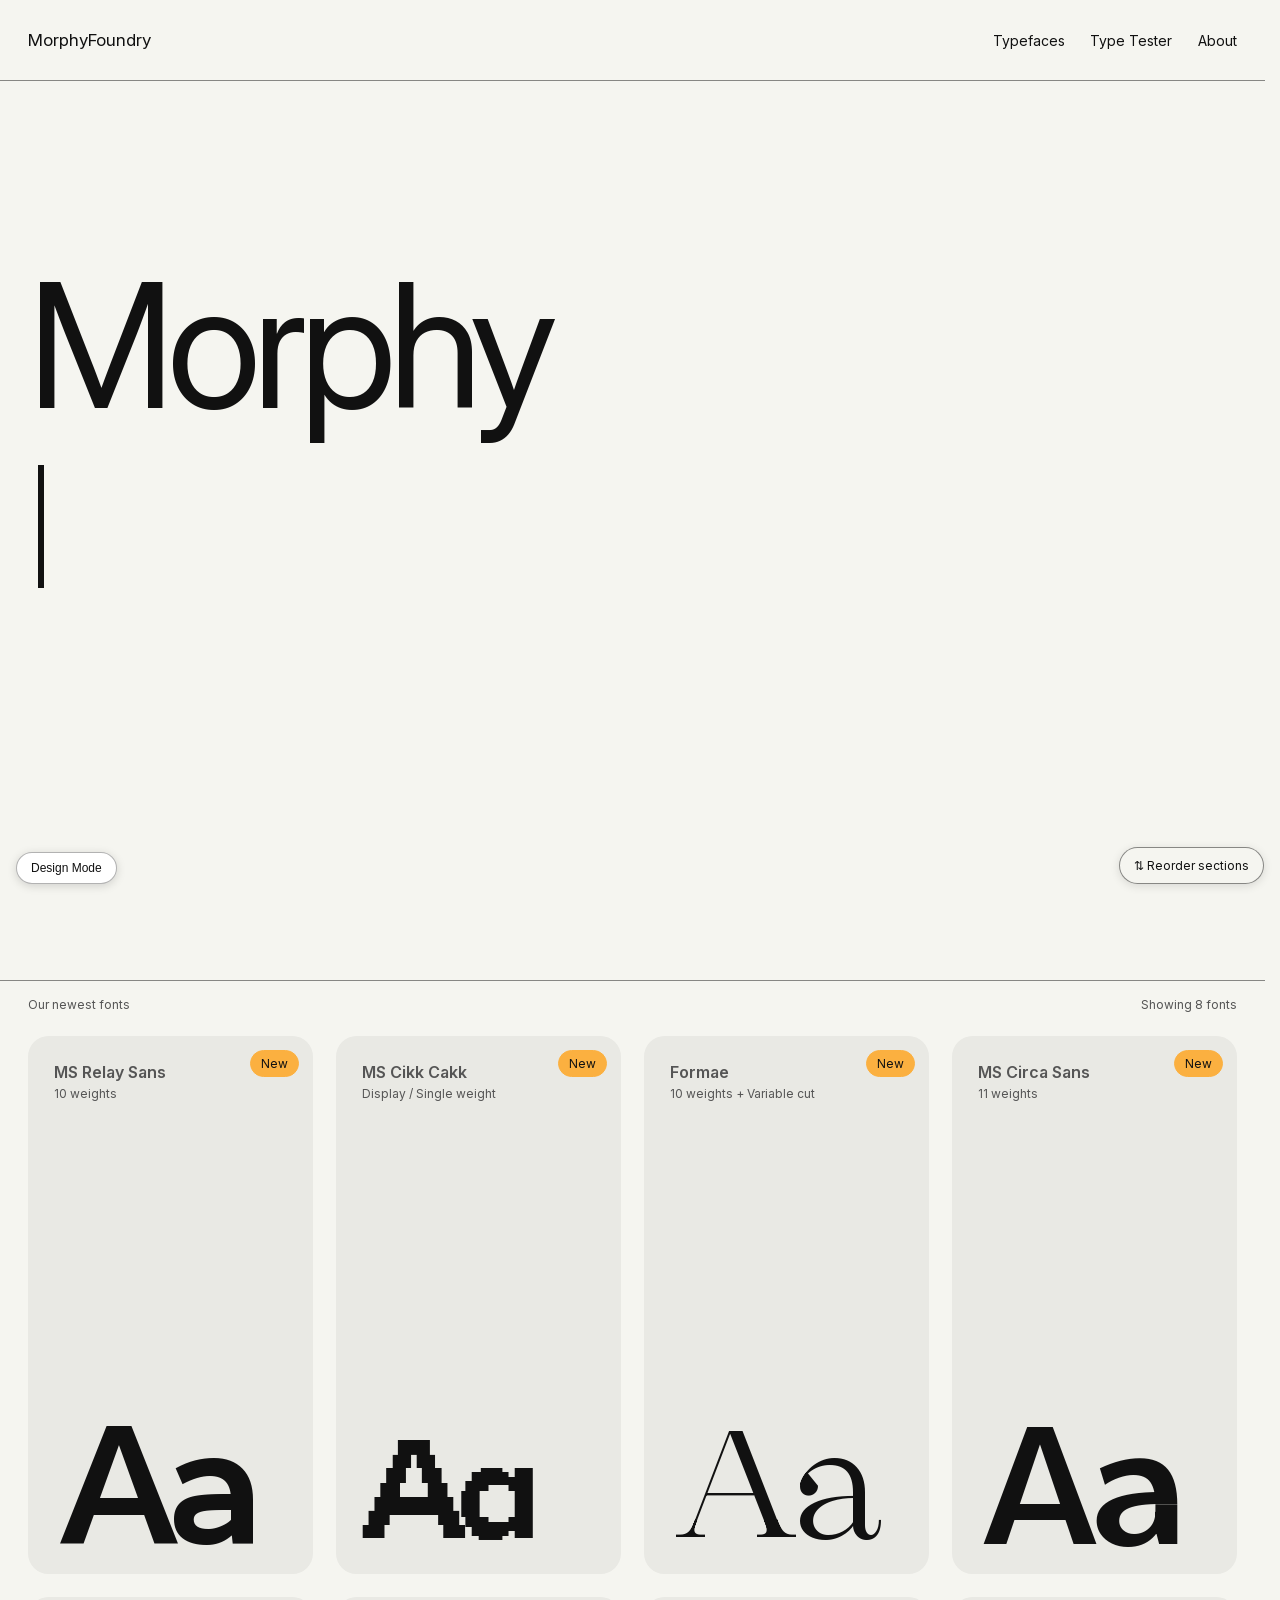
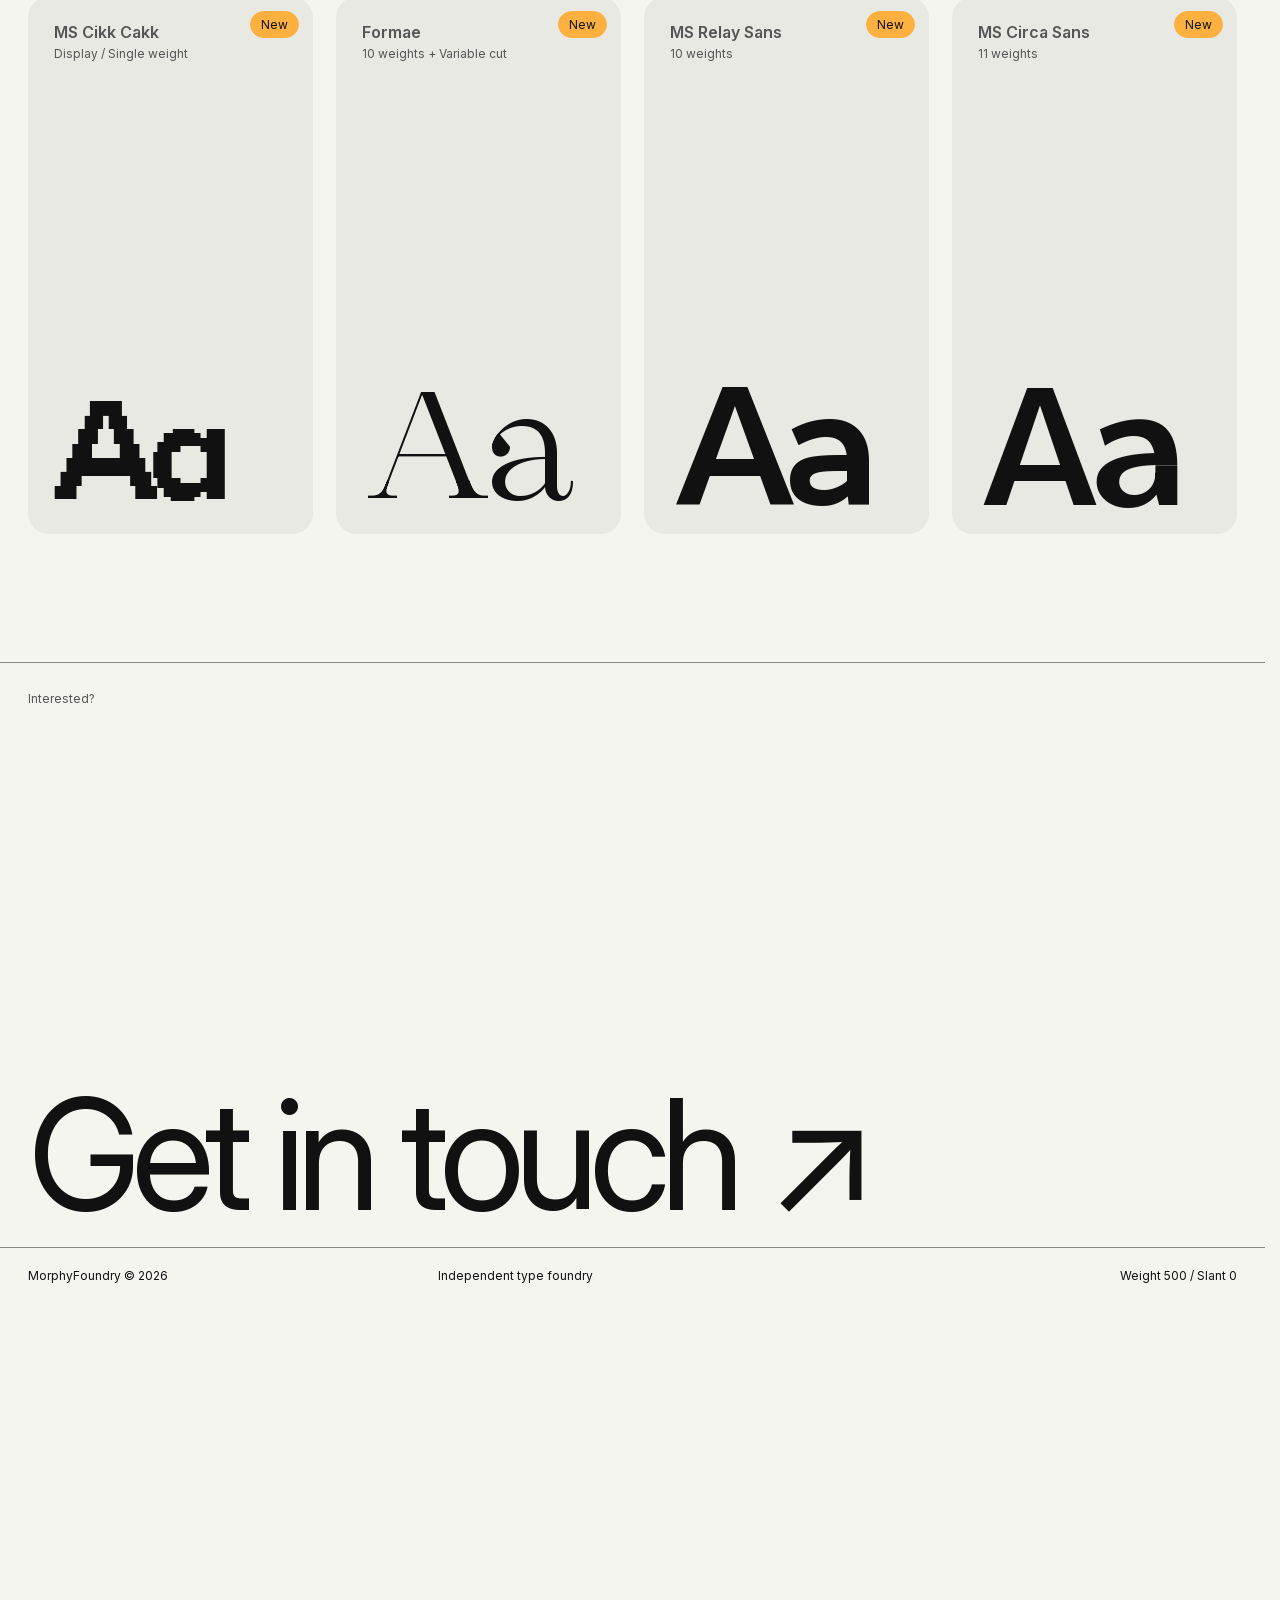
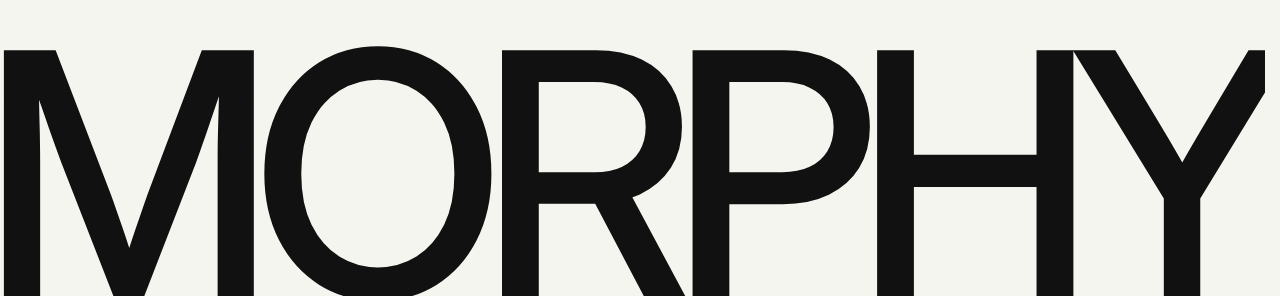
<file: index.html>
<!DOCTYPE html>
<html lang="en">

<head>
  <meta charset="UTF-8">
  <meta name="viewport" content="width=device-width, initial-scale=1.0">

  <title>MorphyFoundry</title>

  <link rel="stylesheet" href="style.css?v=new-pill-yellow1">
</head>


<body>

  <!-- =========================
       NAVIGATION
  ========================== -->

  <header class="header">

    <a class="brand" href="/">
      MorphyFoundry
    </a>

    <nav class="nav">
      <a href="#typefaces">Typefaces</a>
      <a href="#tester">Type Tester</a>
      <a href="#about">About</a>
    </nav>

  </header>



  <main>

    <!-- =========================
         HERO
    ========================== -->

    <section class="hero">

      <h1 class="hero-typewriter typewriter-text" data-typewriter-text="Morphy&#10;Foundry&#10;&#169; 2026" aria-label="Morphy Foundry &#169; 2026">
        Morphy<br>Foundry<br>&#169; 2026
      </h1>

    </section>



    <!-- =========================
         FONT CATALOGUE
    ========================== -->

    <section class="font-catalogue" aria-labelledby="font-catalogue-title">

      <div class="font-catalogue-header">
        <h2 id="font-catalogue-title">Our newest fonts</h2>
        <span>Showing 8 fonts</span>
      </div>

      <div class="font-catalogue-list">
        <a class="font-catalogue-row font-catalogue-row-relay" href="ms-relay-sans/">
          <span class="font-name">MS Relay Sans</span><span class="font-details">10 weights</span><span class="font-aa">Aa</span><span class="font-sample">Signals move through every system.</span><span class="font-status">New</span>
        </a>
        <a class="font-catalogue-row font-catalogue-row-cikkcakk" href="https://claude.ai/code/artifact/be908459-fe92-42a8-b77c-b8182b0b96f9" target="_blank" rel="noopener">
          <span class="font-name">MS Cikk Cakk</span><span class="font-details">Display / Single weight</span><span class="font-aa">Aa</span><span class="font-sample">Zigzag lines break the rhythm.</span><span class="font-status">New</span>
        </a>
        <a class="font-catalogue-row font-catalogue-row-formae" href="formae/">
          <span class="font-name">Formae</span><span class="font-details">10 weights + Variable cut</span><span class="font-aa">Aa</span><span class="font-sample">Typography moves everywhere.</span><span class="font-status">New</span>
        </a>
        <a class="font-catalogue-row font-catalogue-row-circa" href="https://claude.ai/code/artifact/0eb22423-275c-41d5-ac23-bf3297e9ee17" target="_blank" rel="noopener">
          <span class="font-name">MS Circa Sans</span><span class="font-details">11 weights</span><span class="font-aa">Aa</span><span class="font-sample">Circles connect every direction.</span><span class="font-status">New</span>
        </a>
        <a class="font-catalogue-row font-catalogue-row-cikkcakk" href="https://claude.ai/code/artifact/be908459-fe92-42a8-b77c-b8182b0b96f9" target="_blank" rel="noopener">
          <span class="font-name">MS Cikk Cakk</span><span class="font-details">Display / Single weight</span><span class="font-aa">Aa</span><span class="font-sample">Sharp turns keep the eye moving.</span><span class="font-status">New</span>
        </a>
        <a class="font-catalogue-row font-catalogue-row-formae" href="formae/">
          <span class="font-name">Formae</span><span class="font-details">10 weights + Variable cut</span><span class="font-aa">Aa</span><span class="font-sample">Serifs carry structure and calm.</span><span class="font-status">New</span>
        </a>
        <a class="font-catalogue-row font-catalogue-row-relay" href="ms-relay-sans/">
          <span class="font-name">MS Relay Sans</span><span class="font-details">10 weights</span><span class="font-aa">Aa</span><span class="font-sample">Every message finds its route.</span><span class="font-status">New</span>
        </a>
        <a class="font-catalogue-row font-catalogue-row-circa" href="https://claude.ai/code/artifact/0eb22423-275c-41d5-ac23-bf3297e9ee17" target="_blank" rel="noopener">
          <span class="font-name">MS Circa Sans</span><span class="font-details">11 weights</span><span class="font-aa">Aa</span><span class="font-sample">Curves hold every corner steady.</span><span class="font-status">New</span>
        </a>
      </div>

    </section>


    <!-- =========================
         CTA
    ========================== -->

    <section class="cta">

      <span>
        Interested?
      </span>

      <a href="mailto:hello@example.com">
        Get in touch ↗
      </a>

    </section>

  </main>



  <!-- =========================
       FOOTER
  ========================== -->

  <footer class="variable-footer" aria-label="MorphyFoundry interactive footer">

    <div class="footer-meta">
      <span>MorphyFoundry © 2026</span>
      <span>Independent type foundry</span>
      <span class="footer-axis-value">Weight 500 / Slant 0</span>
    </div>

    <div class="footer-word-crop">
      <div class="footer-variable-word" aria-label="Morphy">
        MORPHY
      </div>
    </div>

  </footer>



  <script src="script.js?v=devtools-ported1"></script>

</body>

</html>
</file>
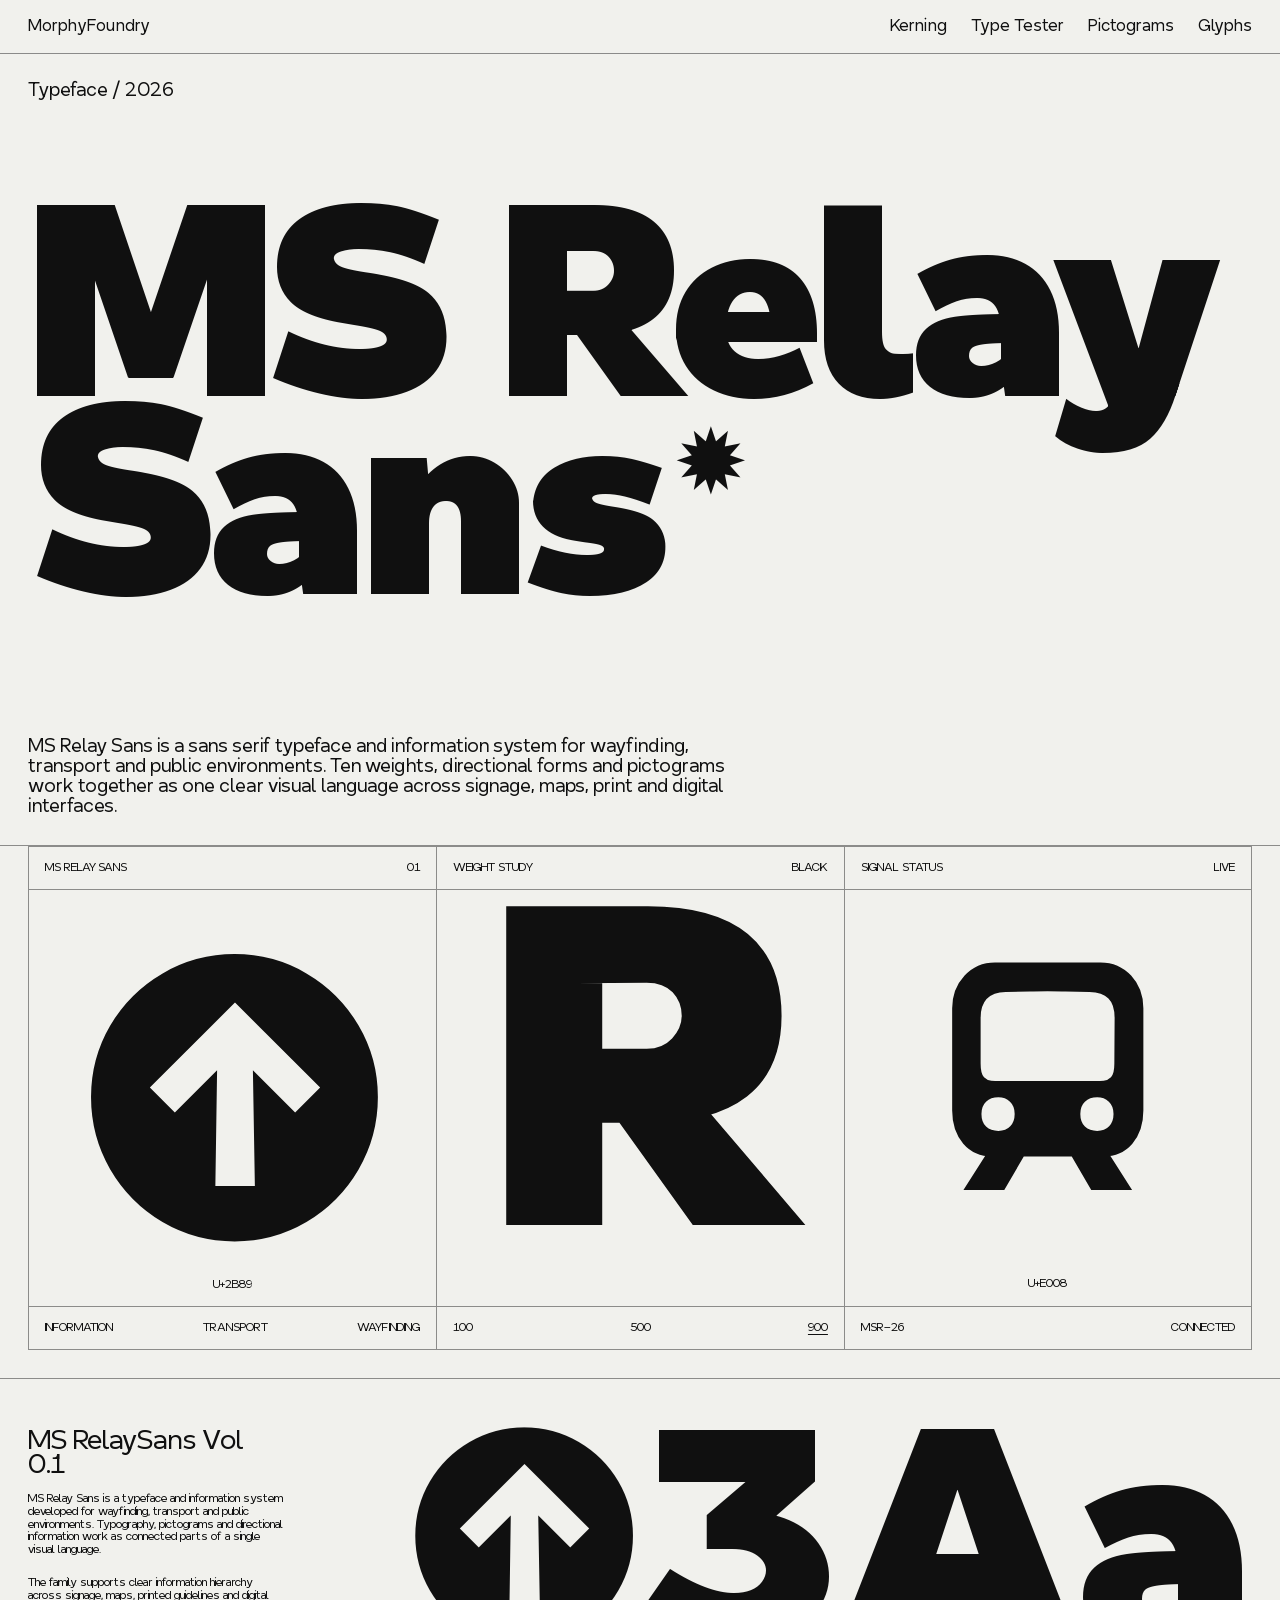
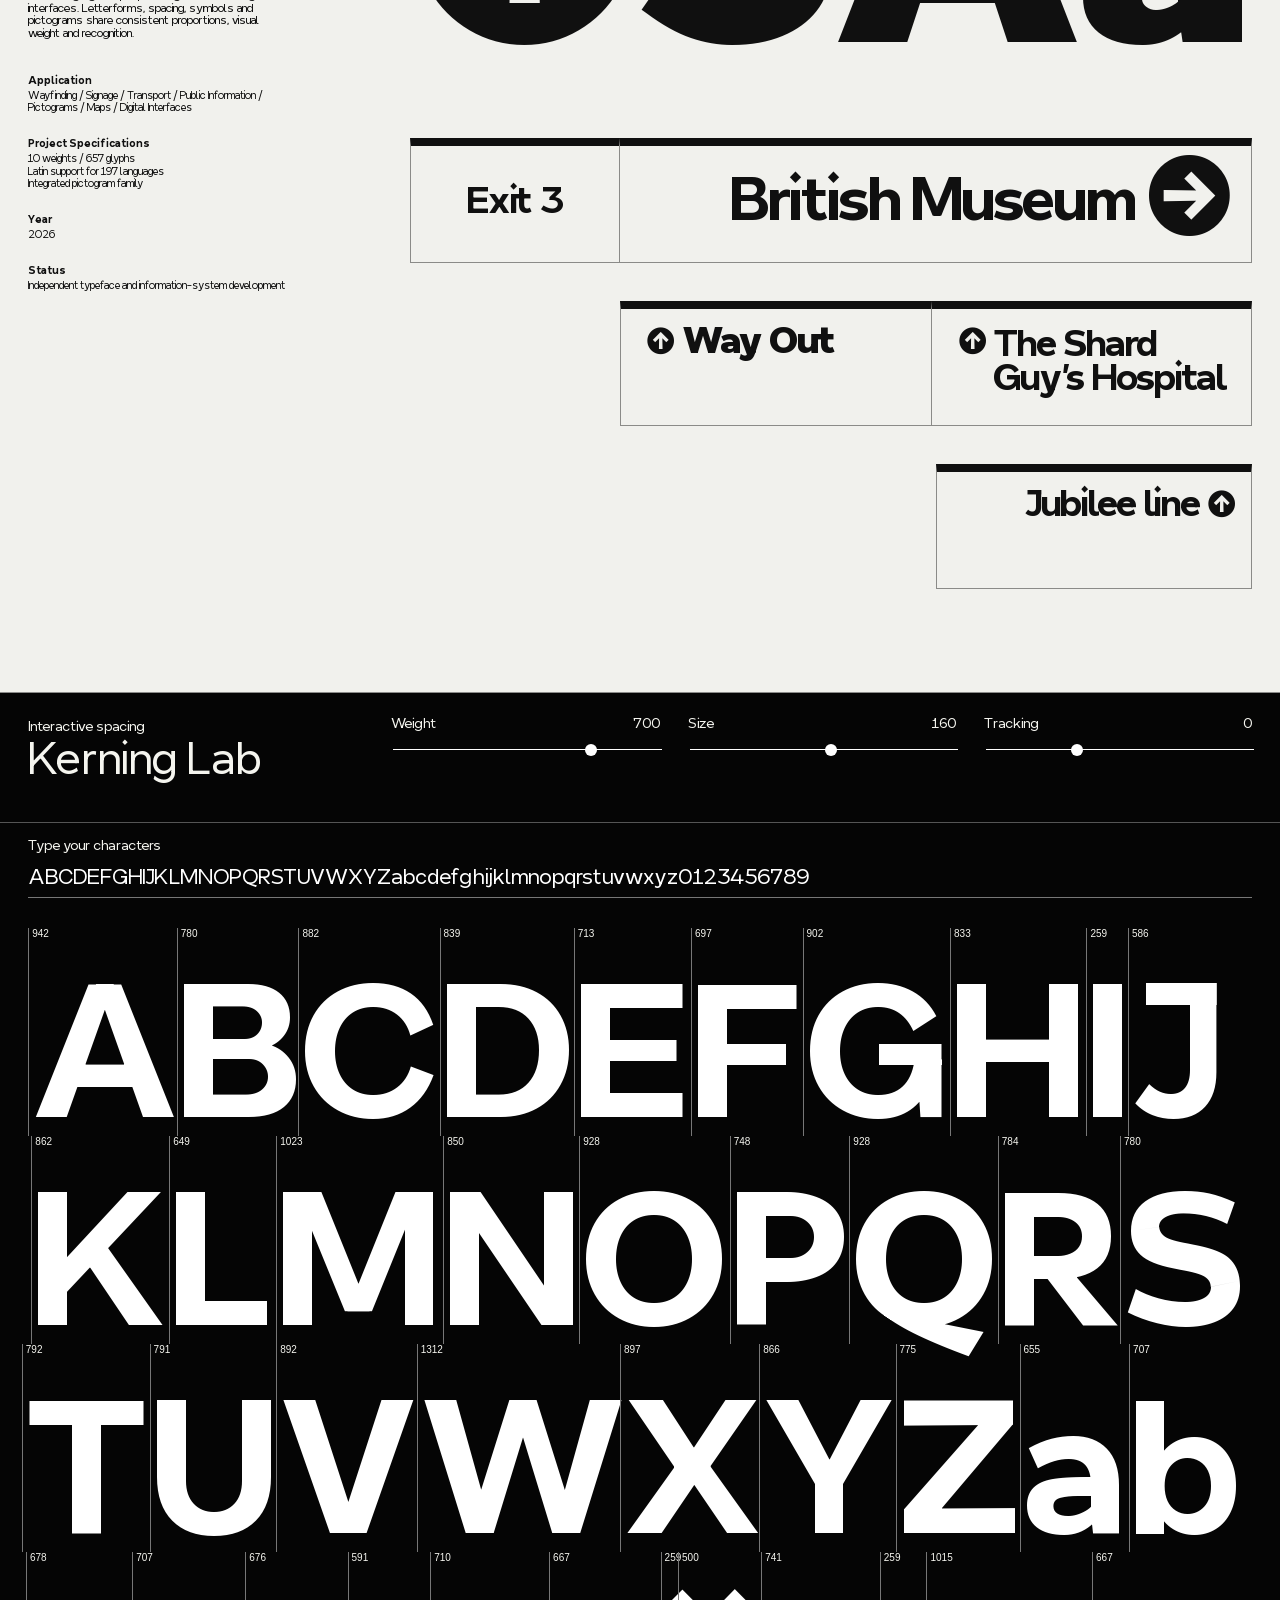
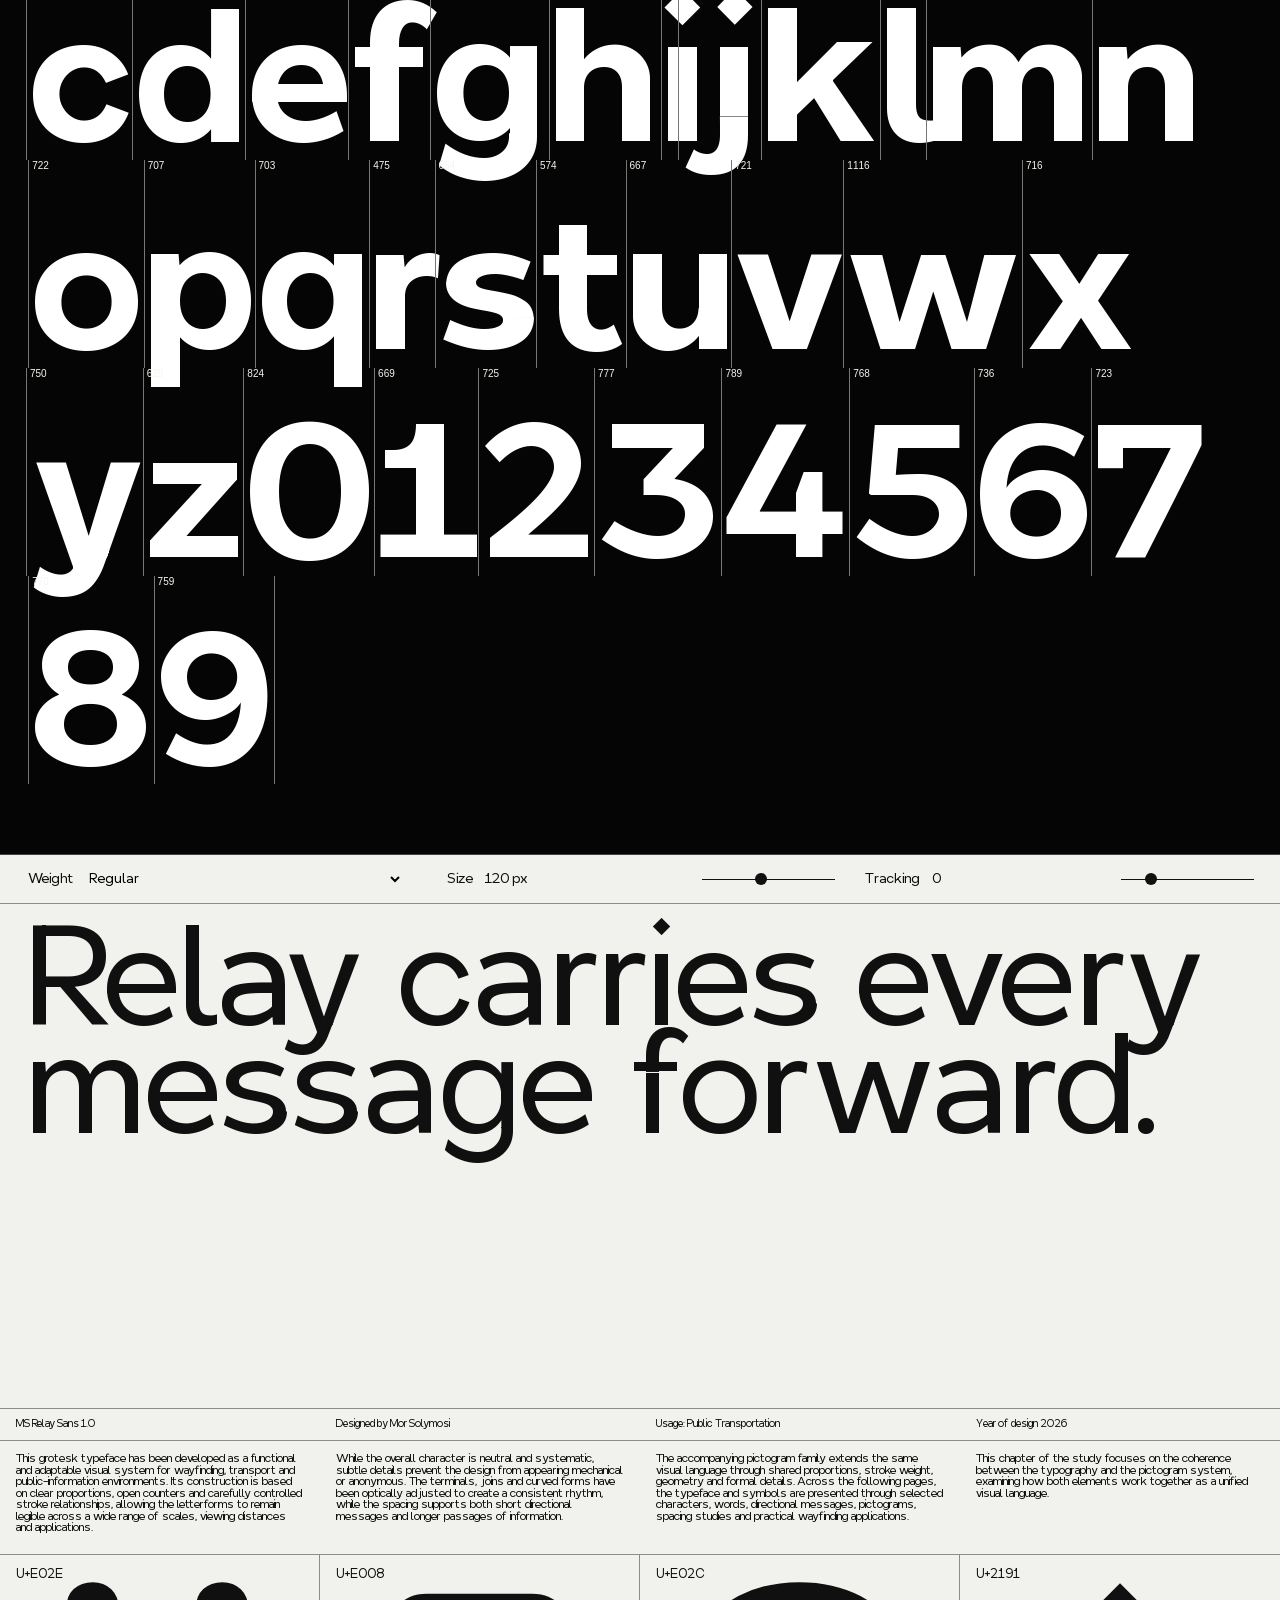
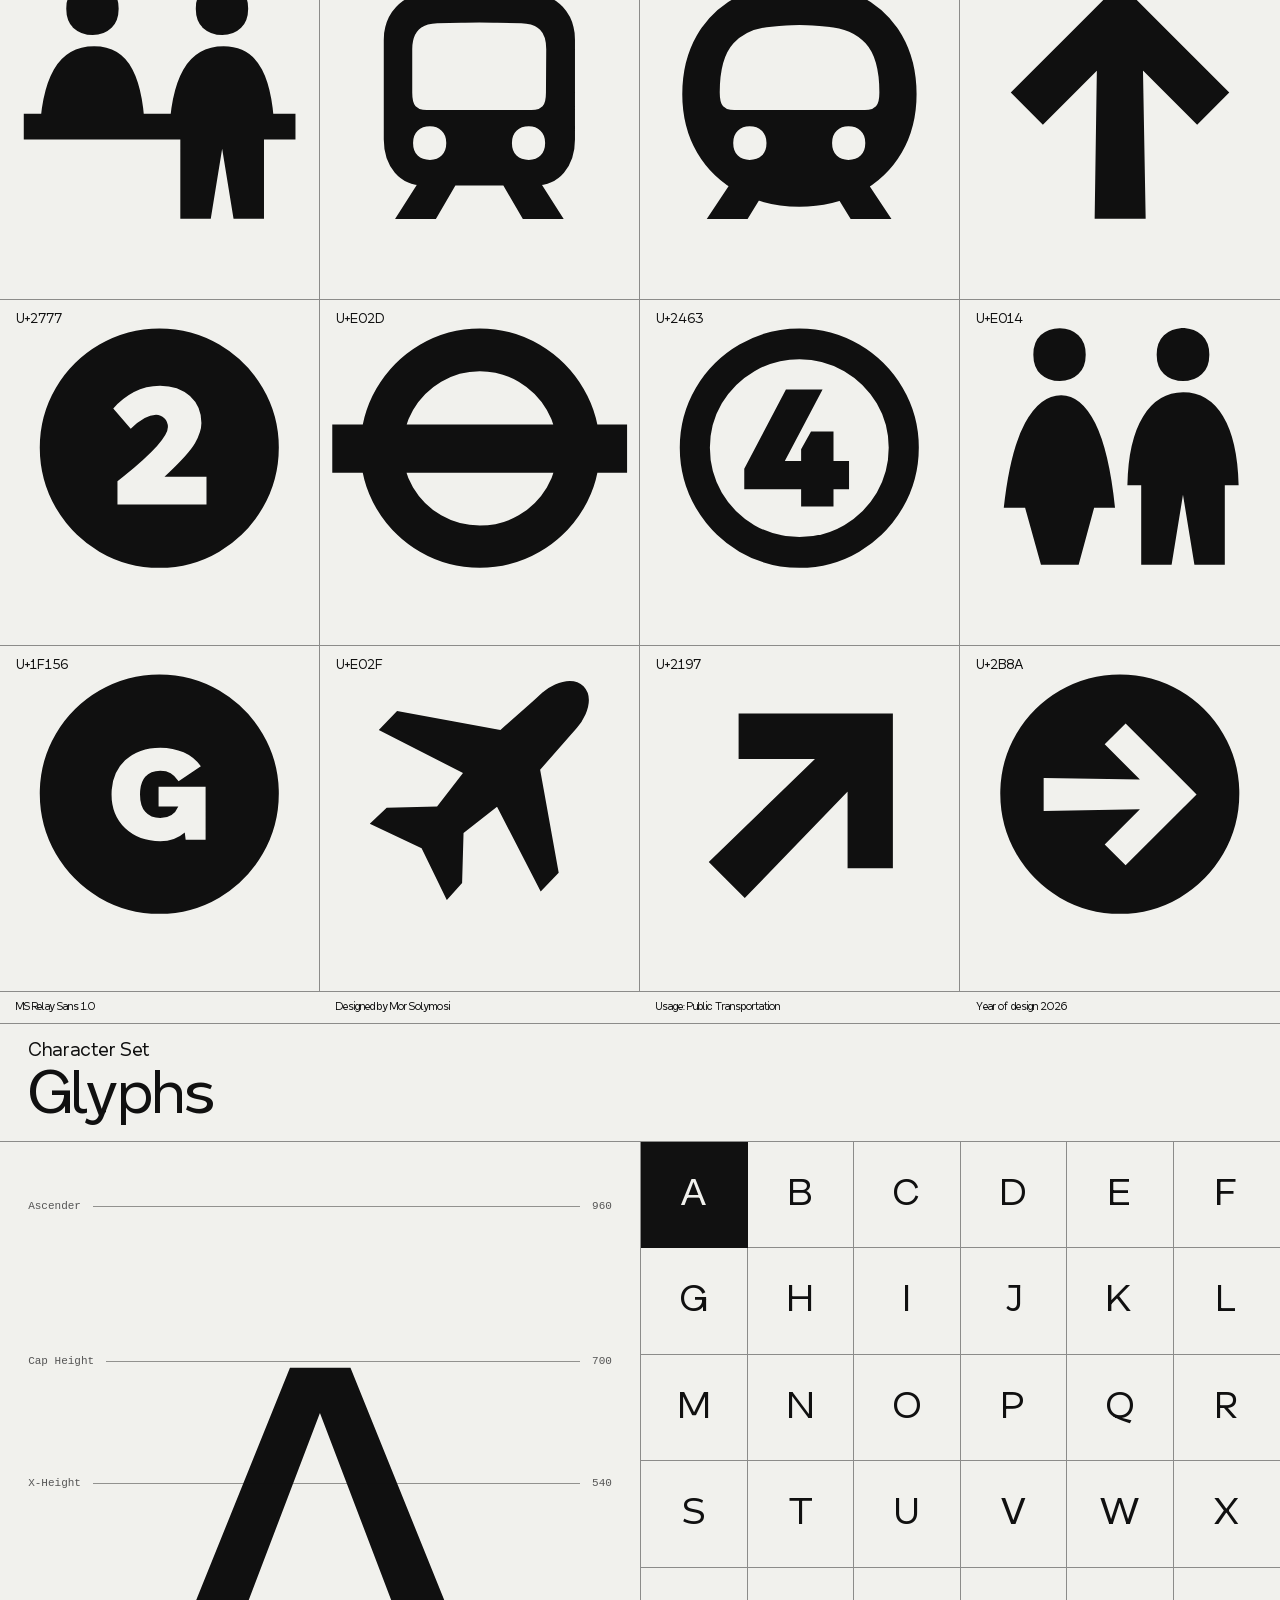
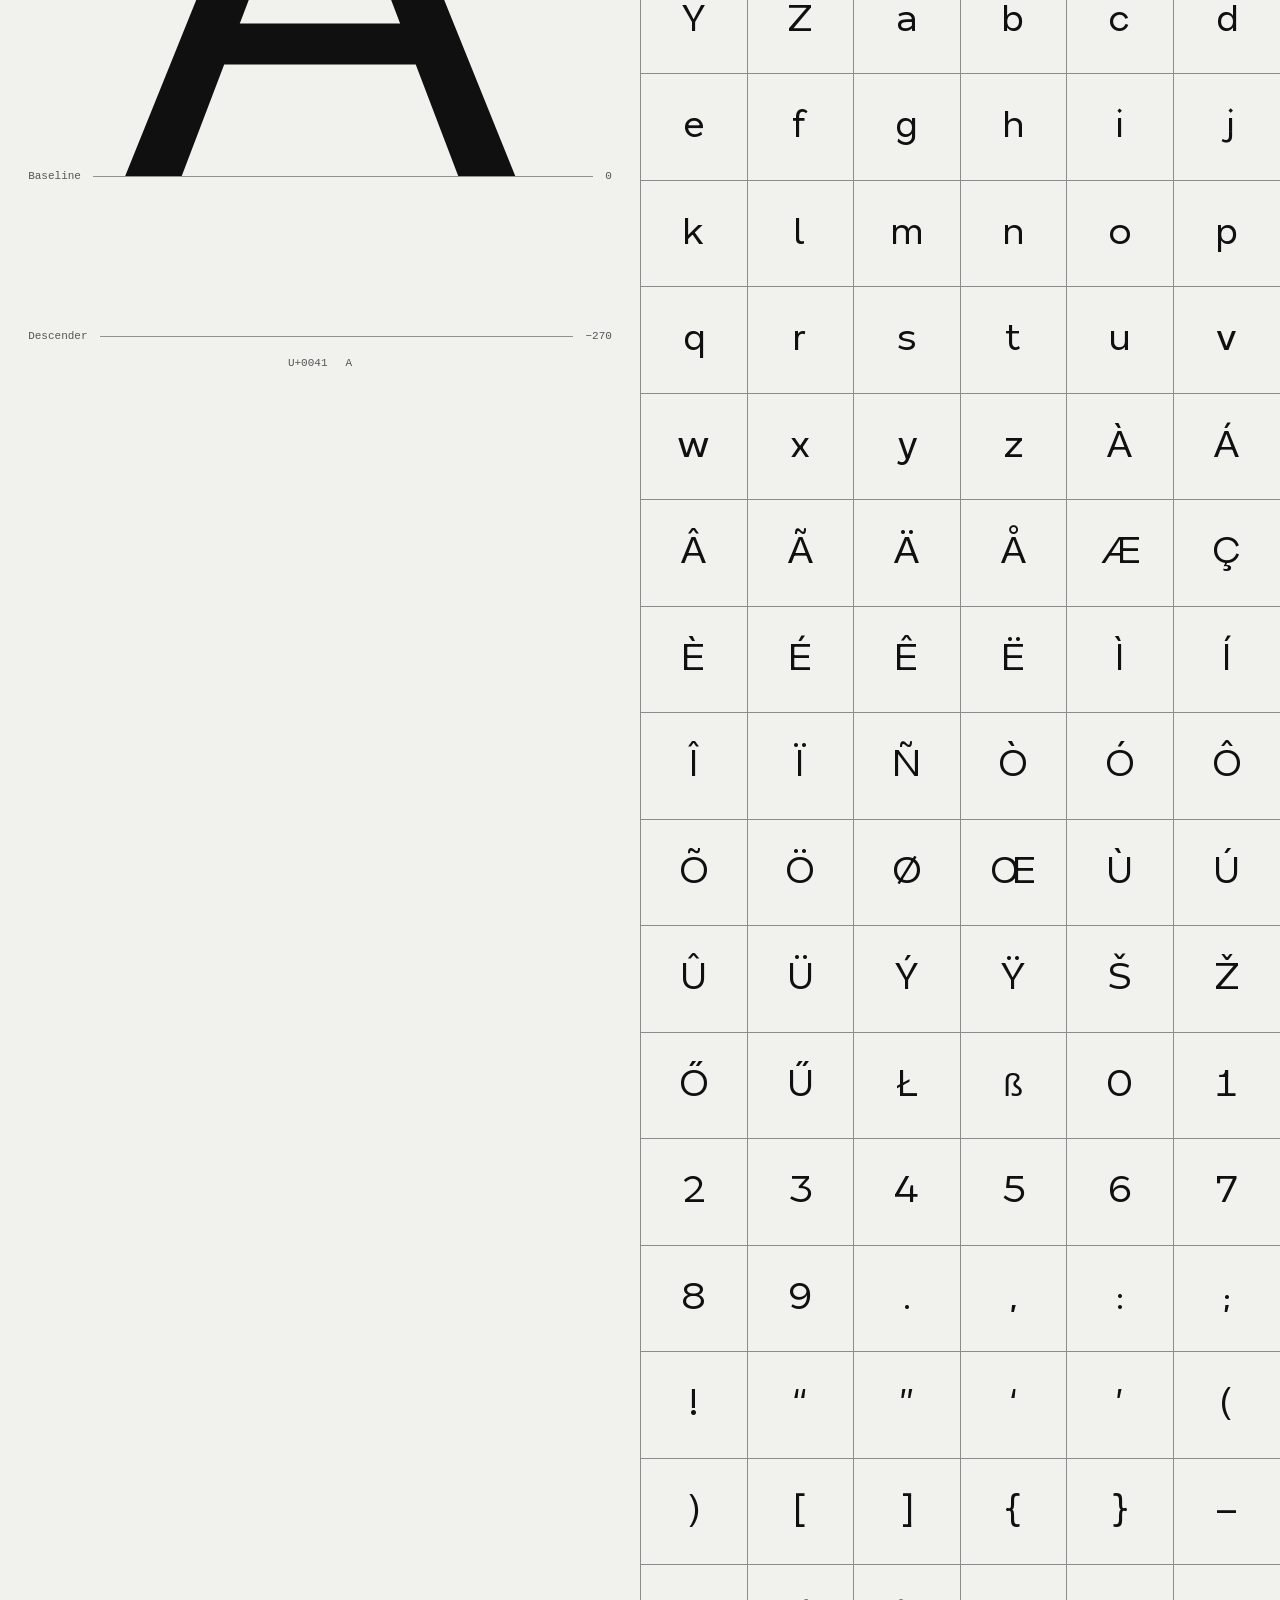
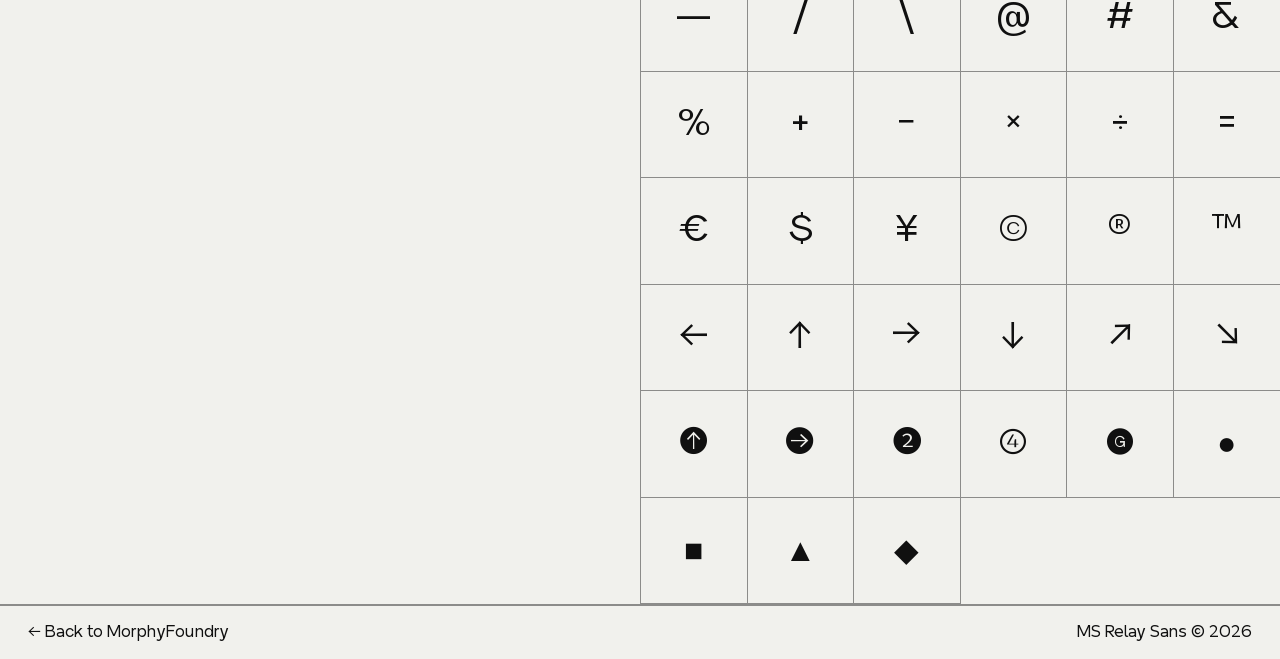
<file: ms-relay-sans/index.html>
<!doctype html>
<html lang="en">
<head>
  <meta charset="utf-8">
  <meta name="viewport" content="width=device-width, initial-scale=1">
  <title>MS Relay Sans — MorphyFoundry</title>
  <link rel="stylesheet" href="relay.css?v=relay-mechanik-7">
</head>
<body>
  <header class="site-header">
    <a href="../">MorphyFoundry</a>
    <nav><a href="#kerning">Kerning</a><a href="#tester">Type Tester</a><a href="#pictograms">Pictograms</a><a href="#glyphs">Glyphs</a></nav>
  </header>

  <main>
    <section class="hero">
      <span>Typeface / 2026</span>
      <h1>MS Relay<br>Sans <span class="relay-star" aria-hidden="true">✹</span></h1>
      <p>MS Relay Sans is a sans serif typeface and information system for wayfinding, transport and public environments. Ten weights, directional forms and pictograms work together as one clear visual language across signage, maps, print and digital interfaces.</p>
    </section>

    <section class="relay-mechanik" id="relay-construction" aria-label="MS Relay Sans construction display">
      <div class="relay-mechanik-panels">
        <article class="relay-mechanik-card relay-mechanik-system">
          <header><span>MS Relay Sans</span><span>01</span></header>
          <div class="relay-rotating-arrow" aria-hidden="true"><canvas id="relay-rotating-arrow-canvas"></canvas><small>U+2B89</small></div>
          <footer><span>Information</span><span>Transport</span><span>Wayfinding</span></footer>
        </article>
        <article class="relay-mechanik-card relay-mechanik-letter">
          <header><span>Weight study</span><span>BLACK</span></header>
          <div class="relay-layered-r" aria-hidden="true">R</div>
          <footer class="relay-weight-controls" aria-label="R weight controls"><button type="button" data-r-weight="100">100</button><button type="button" data-r-weight="500">500</button><button type="button" data-r-weight="900" class="is-active">900</button></footer>
        </article>
        <article class="relay-mechanik-card relay-mechanik-status">
          <header><span>Signal status</span><span>LIVE</span></header>
          <div class="relay-status-field relay-pictogram-cycle" aria-live="polite">
            <strong id="relay-cycle-symbol">&#xE02E;</strong>
            <span id="relay-cycle-code">U+E02E</span>
          </div>
          <footer><span>MSR–26</span><span>Connected</span></footer>
        </article>
      </div>
    </section>

    <section class="wayfinding-intro" id="wayfinding-intro" aria-labelledby="wayfinding-title">
      <aside class="wayfinding-copy">
        <h2 id="wayfinding-title">MS RelaySans Vol 0.1</h2>
        <p>MS Relay Sans is a typeface and information system developed for wayfinding, transport and public environments. Typography, pictograms and directional information work as connected parts of a single visual language.</p>
        <p>The family supports clear information hierarchy across signage, maps, printed guidelines and digital interfaces. Letterforms, spacing, symbols and pictograms share consistent proportions, visual weight and recognition.</p>
        <dl>
          <div><dt>Application</dt><dd>Wayfinding / Signage / Transport / Public Information / Pictograms / Maps / Digital Interfaces</dd></div>
          <div><dt>Project Specifications</dt><dd>10 weights / 657 glyphs<br>Latin support for 197 languages<br>Integrated pictogram family</dd></div>
          <div><dt>Year</dt><dd>2026</dd></div>
          <div><dt>Status</dt><dd>Independent typeface and information-system development</dd></div>
        </dl>
      </aside>
      <div class="wayfinding-demo" aria-label="Wayfinding sign examples">
        <div class="wayfinding-display"><span class="direction-arrow">⮉</span><strong><span class="wayfinding-three">3</span><span class="wayfinding-cap-a">A</span><span class="wayfinding-lower-a">a</span></strong></div>
        <div class="wayfinding-signs">
          <div class="wayfinding-sign-row">
            <div class="direction-sign sign-exit">Exit 3</div>
            <div class="direction-sign sign-museum">British Museum <span class="direction-arrow direction-arrow-small">⮊</span></div>
          </div>
          <div class="wayfinding-sign-row">
            <div class="direction-sign sign-way-out"><span class="direction-arrow direction-arrow-tiny">⮉</span> Way Out</div>
            <div class="direction-sign sign-shard"><span class="direction-arrow direction-arrow-tiny">⮉</span> The Shard<br>Guy’s Hospital</div>
          </div>
          <div class="wayfinding-sign-row wayfinding-sign-row-last">
            <div class="wayfinding-sign-spacer" aria-hidden="true"></div>
            <div class="direction-sign sign-jubilee">Jubilee line <span class="direction-arrow direction-arrow-tiny">⮉</span></div>
          </div>
        </div>
      </div>
    </section>

    <section class="kerning-lab" id="kerning" aria-labelledby="kerning-title">
      <div class="kerning-toolbar">
        <div><span>Interactive spacing</span><h2 id="kerning-title">Kerning Lab</h2></div>
        <label>Weight <output id="kerning-weight-output">700</output>
          <input id="kerning-weight" type="range" min="100" max="900" value="700" step="100">
        </label>
        <label>Size <output id="kerning-size-output">160</output>
          <input id="kerning-size" type="range" min="70" max="240" value="160">
        </label>
        <label>Tracking <output id="kerning-tracking-output">0</output>
          <input id="kerning-tracking" type="range" min="-40" max="80" value="0">
        </label>
      </div>
      <label class="kerning-input-label" for="kerning-source">Type your characters</label>
      <input class="kerning-source" id="kerning-source" type="text" value="ABCDEFGHIJKLMNOPQRSTUVWXYZabcdefghijklmnopqrstuvwxyz0123456789" maxlength="96" autocomplete="off" spellcheck="false">
      <div class="kerning-glyphs" id="kerning-glyphs" aria-live="polite"></div>
    </section>

    <section class="tester" id="tester">
      <div class="controls">
        <label>Weight
          <select id="weight-select">
            <option value="100">Thin</option><option value="200">Extralight</option>
            <option value="300">Light</option><option value="400" selected>Regular</option>
            <option value="500">Medium</option><option value="600">Semibold</option>
            <option value="700">Bold</option><option value="800">Extrabold</option>
            <option value="850">Heavy</option><option value="900">Black</option>
          </select>
        </label>
        <label>Size <output id="size-output">120 px</output>
          <input id="size-range" type="range" min="28" max="240" value="120">
        </label>
        <label>Tracking <output id="tracking-output">0</output>
          <input id="tracking-range" type="range" min="-5" max="20" value="0" step="0.1">
        </label>
      </div>
      <div id="tester-text" class="tester-text" contenteditable="true" spellcheck="false">Relay carries every message forward.</div>
    </section>

    <section class="pictograms" id="pictograms" aria-label="Pictograms">
      <div class="pictogram-poster-meta">
        <span>MS Relay Sans 1.0</span><span>Designed by Mor Solymosi</span><span>Usage: Public Transportation</span><span>Year of design 2026</span>
      </div>
      <div class="pictogram-poster-copy">
        <p>This grotesk typeface has been developed as a functional and adaptable visual system for wayfinding, transport and public-information environments. Its construction is based on clear proportions, open counters and carefully controlled stroke relationships, allowing the letterforms to remain legible across a wide range of scales, viewing distances and applications.</p>
        <p>While the overall character is neutral and systematic, subtle details prevent the design from appearing mechanical or anonymous. The terminals, joins and curved forms have been optically adjusted to create a consistent rhythm, while the spacing supports both short directional messages and longer passages of information.</p>
        <p>The accompanying pictogram family extends the same visual language through shared proportions, stroke weight, geometry and formal details. Across the following pages, the typeface and symbols are presented through selected characters, words, directional messages, pictograms, spacing studies and practical wayfinding applications.</p>
        <p>This chapter of the study focuses on the coherence between the typography and the pictogram system, examining how both elements work together as a unified visual language.</p>
      </div>
      <div class="pictogram-grid" aria-label="MS Relay Sans pictogram collection">
        <span data-symbol="&#xE02E;" data-code="U+E02E"><b>&#xE02E;</b></span>
        <span data-symbol="&#xE008;" data-code="U+E008"><b>&#xE008;</b></span>
        <span data-symbol="&#xE02C;" data-code="U+E02C"><b>&#xE02C;</b></span>
        <span data-symbol="↑" data-code="U+2191"><b>↑</b></span>
        <span data-symbol="❷" data-code="U+2777"><b>❷</b></span>
        <span data-symbol="&#xE02D;" data-code="U+E02D"><b>&#xE02D;</b></span>
        <span data-symbol="④" data-code="U+2463"><b>④</b></span>
        <span data-symbol="&#xE014;" data-code="U+E014"><b>&#xE014;</b></span>
        <span data-symbol="🅖" data-code="U+1F156"><b>🅖</b></span>
        <span data-symbol="&#xE02F;" data-code="U+E02F"><b>&#xE02F;</b></span>
        <span data-symbol="↗" data-code="U+2197"><b>↗</b></span>
        <span data-symbol="⮊" data-code="U+2B8A"><b>⮊</b></span>
      </div>
      <div class="pictogram-poster-meta pictogram-poster-meta-bottom">
        <span>MS Relay Sans 1.0</span><span>Designed by Mor Solymosi</span><span>Usage: Public Transportation</span><span>Year of design 2026</span>
      </div>
    </section>

    <section class="characters" id="glyphs">
      <div class="section-heading"><span>Character Set</span><h2>Glyphs</h2></div>
      <div class="character-browser">
        <div class="character-preview" aria-live="polite" aria-label="Selected character preview">
          <div class="character-metrics" aria-hidden="true">
            <div class="metric metric-ascender"><span>Ascender</span><i></i><span>960</span></div>
            <div class="metric metric-cap"><span>Cap Height</span><i></i><span>700</span></div>
            <div class="metric metric-x"><span>X-Height</span><i></i><span>540</span></div>
            <div class="metric metric-baseline"><span>Baseline</span><i></i><span>0</span></div>
            <div class="metric metric-descender"><span>Descender</span><i></i><span>−270</span></div>
          </div>
          <canvas id="character-preview-canvas" aria-hidden="true"></canvas>
          <span id="character-preview-value">A</span>
          <div class="character-code"><span id="character-unicode">U+0041</span><span id="character-code-value">A</span></div>
        </div>
        <div class="character-list" aria-label="MS Relay Sans characters">
          <div class="character-grid">
            <span>A</span><span>B</span><span>C</span><span>D</span><span>E</span><span>F</span><span>G</span><span>H</span><span>I</span><span>J</span><span>K</span><span>L</span><span>M</span><span>N</span><span>O</span><span>P</span><span>Q</span><span>R</span><span>S</span><span>T</span><span>U</span><span>V</span><span>W</span><span>X</span><span>Y</span><span>Z</span>
            <span>a</span><span>b</span><span>c</span><span>d</span><span>e</span><span>f</span><span>g</span><span>h</span><span>i</span><span>j</span><span>k</span><span>l</span><span>m</span><span>n</span><span>o</span><span>p</span><span>q</span><span>r</span><span>s</span><span>t</span><span>u</span><span>v</span><span>w</span><span>x</span><span>y</span><span>z</span>
            <span>À</span><span>Á</span><span>Â</span><span>Ã</span><span>Ä</span><span>Å</span><span>Æ</span><span>Ç</span><span>È</span><span>É</span><span>Ê</span><span>Ë</span><span>Ì</span><span>Í</span><span>Î</span><span>Ï</span><span>Ñ</span><span>Ò</span><span>Ó</span><span>Ô</span><span>Õ</span><span>Ö</span><span>Ø</span><span>Œ</span><span>Ù</span><span>Ú</span><span>Û</span><span>Ü</span><span>Ý</span><span>Ÿ</span><span>Š</span><span>Ž</span><span>Ő</span><span>Ű</span><span>Ł</span><span>ß</span>
            <span>0</span><span>1</span><span>2</span><span>3</span><span>4</span><span>5</span><span>6</span><span>7</span><span>8</span><span>9</span><span>.</span><span>,</span><span>:</span><span>;</span><span>!</span><span>“</span><span>”</span><span>‘</span><span>’</span><span>(</span><span>)</span><span>[</span><span>]</span><span>{</span><span>}</span><span>–</span><span>—</span><span>/</span><span>\</span>
            <span>@</span><span>#</span><span>&amp;</span><span>%</span><span>+</span><span>−</span><span>×</span><span>÷</span><span>=</span><span>€</span><span>$</span><span>¥</span><span>©</span><span>®</span><span>™</span><span>←</span><span>↑</span><span>→</span><span>↓</span><span>↗</span><span>↘</span><span>⮉</span><span>⮊</span><span>❷</span><span>④</span><span>🅖</span><span>●</span><span>■</span><span>▲</span><span>◆</span>
          </div>
        </div>
      </div>
    </section>
  </main>

  <footer><a href="../">← Back to MorphyFoundry</a><span>MS Relay Sans © 2026</span></footer>
  <script src="relay.js?v=pictogram-cycle-4"></script>
</body>
</html>
</file>
<file: style.css>
@font-face {
  font-family: "Inter Variable";
  src:
    url("fonts/InterVariable.woff2") format("woff2-variations");
  font-style: normal;
  font-weight: 100 900;
  font-display: swap;
}

/* Font catalogue teaser tiles only -- one representative weight per
   typeface, declared across a wide range so it renders regardless of
   the exact weight requested. Formae reuses the real Regular file
   already hosted under formae/fonts/ rather than duplicating it. */
@font-face {
  font-family: "Formae";
  src: url("formae/fonts/Formae-Regular.woff2") format("woff2");
  font-style: normal;
  font-weight: 400;
  font-display: swap;
}

@font-face {
  font-family: "MS Relay Sans";
  src: url("fonts/catalogue/MSRelaySans-Semibold.ttf") format("truetype");
  font-style: normal;
  font-weight: 100 900;
  font-display: swap;
}

@font-face {
  font-family: "MS Circa Sans";
  src: url("fonts/catalogue/MSCircaSans-Semibold.ttf") format("truetype");
  font-style: normal;
  font-weight: 100 900;
  font-display: swap;
}

@font-face {
  font-family: "MS Cikk Cakk";
  src: url("fonts/catalogue/MS_Cikk_Cakk.ttf") format("truetype");
  font-style: normal;
  font-weight: 100 900;
  font-display: swap;
}


/* ========================================
   RESET
======================================== */

* {
  box-sizing: border-box;
}

html {
  scroll-behavior: smooth;
}

body {
  margin: 0;

  background: #f5f5f0;
  color: #111111;

  font-family:
    "Inter Variable",
    Arial,
    Helvetica,
    sans-serif;
}


/* ========================================
   VARIABLES
======================================== */

:root {

  --background: #f5f5f0;

  --foreground: #111111;

  --page-margin:
    clamp(16px, 2.2vw, 36px);

  --section-space:
    clamp(80px, 10vw, 180px);

  --border:
    1px solid rgba(0, 0, 0, 0.22);

}


/* ========================================
   HEADER
======================================== */

.header {
  display: flex;

  justify-content: space-between;
  align-items: center;

  padding:
    18px
    var(--page-margin);

  border-bottom:
    var(--border);
}


.brand {
  color: inherit;

  text-decoration: none;

  font-size: 17px;
}


.nav {
  display: flex;

  gap:
    clamp(16px, 2vw, 34px);
}


.nav a {
  color: inherit;

  text-decoration: none;

  font-size: 14px;
}


/* ========================================
   HERO
======================================== */

.hero {
  min-height:
    calc(100svh - 55px);

  padding:
    var(--page-margin);

  display: flex;

  flex-direction: column;

  justify-content: flex-end;

  border-bottom:
    var(--border);
}


.hero h1 {
  margin: 0;

  /* Reserve the full 3-line height up front (Morphy / Foundry / © 2026)
     -- the typewriter effect types and erases this text over and over,
     and without a fixed height the section (and everything below it)
     kept growing/shrinking as each line appeared or disappeared.
     display:flex + justify-content:flex-end keeps the visible text
     anchored to the bottom of that fixed box (growing upward as it
     types, same as it read before), instead of pinned to the top of
     mostly-empty space while only 1-2 lines exist. */
  display: flex;

  flex-direction: column;

  justify-content: flex-end;

  height:
    calc(3 * 1.05 * clamp(90px, 17vw, 320px));

  font-size:
    clamp(90px, 17vw, 320px);

  font-weight: 400;

  line-height: 1.05;

  letter-spacing: -0.025em;
}


.hero-typewriter {
  white-space: pre-line;
}


/* ========================================
   FONT CATALOGUE
======================================== */

.font-catalogue {
  border-bottom: var(--border);
}

.font-catalogue-header {
  padding: 16px var(--page-margin) 24px;
  display: flex;
  justify-content: space-between;
  gap: 24px;
  color: #555;
  font-size: 12px;
}

.font-catalogue-header h2 {
  margin: 0;
  font: inherit;
}

.font-catalogue-list {
  padding:
    0
    var(--page-margin)
    var(--section-space);

  display: grid;

  grid-template-columns:
    repeat(4, minmax(0, 1fr));

  gap:
    clamp(14px, 1.8vw, 30px);
}

.font-catalogue-row {
  position: relative;

  min-width: 0;

  min-height:
    clamp(430px, 42vw, 700px);

  padding:
    clamp(18px, 2vw, 32px);

  display: flex;

  flex-direction: column;

  align-items: flex-start;

  color: inherit;

  background: #e9e9e4;

  text-decoration: none;

  border-radius:
    clamp(16px, 1.6vw, 28px);

  overflow: hidden;

  transition: color 180ms ease, background-color 180ms ease;
}

.font-catalogue-row:hover,
.font-catalogue-row:focus-visible {
  color: var(--background);
  background: var(--foreground);
  outline: 0;
}

.font-name,
.font-details,
.font-status {
  color: #555;

  font-size: 12px;
}

.font-name {
  margin-bottom: 4px;

  font-size: 16px;

  font-weight: 600;
}

.font-details {
  max-width: 22ch;
}

.font-status {
  position: absolute;

  top: 14px;

  right: 14px;

  padding: 5px 10px;

  color: var(--foreground);

  background: #fbb040;

  border: 1px solid #fbb040;

  border-radius: 999px;
}

.font-aa {
  margin-top: auto;

  font-size:
    clamp(90px, 11vw, 200px);

  font-weight: 600;

  line-height: 0.7;

  letter-spacing: -0.055em;
}

.font-sample {
  display: none;
}

.font-catalogue-row-formae .font-aa {
  font-family: "Formae", "Inter Variable", Arial, sans-serif;
  font-weight: 400;
}

.font-catalogue-row-relay .font-aa {
  font-family: "MS Relay Sans", "Inter Variable", Arial, sans-serif;
}

.font-catalogue-row-circa .font-aa {
  font-family: "MS Circa Sans", "Inter Variable", Arial, sans-serif;
}

.font-catalogue-row-cikkcakk .font-aa {
  font-family: "MS Cikk Cakk", "Inter Variable", Arial, sans-serif;
}


/* ========================================
   KERNING LAB
======================================== */

.kerning-lab {
  color: var(--background);

  background: var(--foreground);

  border-bottom: var(--border);
}


.kerning-toolbar {
  padding:
    24px
    var(--page-margin)
    40px;

  display: grid;

  grid-template-columns:
    minmax(180px, 1fr)
    repeat(3, minmax(180px, 1fr));

  gap:
    clamp(24px, 4vw, 70px);

  align-items: end;
}


.kerning-kicker,
.kerning-input-label {
  display: block;

  margin-bottom: 8px;

  font-size: 11px;
}


.kerning-toolbar h2 {
  margin: 0;

  font-size: 18px;

  font-weight: 400;
}


.kerning-control {
  display: grid;

  gap: 10px;

  font-size: 12px;
}


.kerning-control span {
  display: flex;

  justify-content: space-between;
}


.kerning-control output {
  font: inherit;
}


.kerning-control input[type="range"] {
  width: 100%;

  margin: 0;

  accent-color: var(--background);
}


.kerning-input-label {
  margin:
    0
    var(--page-margin)
    8px;
}


.kerning-source {
  width:
    calc(100% - 2 * var(--page-margin));

  margin:
    0
    var(--page-margin)
    24px;

  padding: 10px 0;

  color: inherit;

  background: transparent;

  border: 0;

  border-bottom:
    1px solid rgba(245, 245, 240, 0.45);

  border-radius: 0;

  font: inherit;

  font-size:
    clamp(18px, 2vw, 30px);

  outline: 0;
}


.kerning-source:focus {
  border-bottom-color: currentColor;
}


.kerning-glyphs {
  padding:
    0
    var(--page-margin)
    var(--section-space);

  display: flex;

  flex-wrap: wrap;

  align-items: stretch;
}


.kerning-glyph {
  position: relative;

  width:
    calc(var(--kerning-cell-width, 100) * 1px);

  height:
    calc(var(--kerning-font-size, 180) * 1px + 42px);

  padding:
    24px
    0
    8px;

  display: flex;

  align-items: flex-end;

  justify-content: center;

  border-left:
    1px solid rgba(245, 245, 240, 0.5);

  overflow: hidden;
}


.kerning-glyph-value {
  position: absolute;

  top: 0;

  left: 4px;

  font-size: 9px;

  font-weight: 400;
}


.kerning-glyph-character {
  font-size:
    calc(var(--kerning-font-size, 180) * 1px);

  font-weight: var(--kerning-weight, 700);

  font-variation-settings:
    "wght" var(--kerning-weight, 700),
    "opsz" var(--kerning-optical, 32);

  line-height: 1;

  letter-spacing:
    calc(var(--kerning-tracking, 0) * 1px);
}


/* ========================================
   TYPEFACE INTRO
======================================== */

.typeface-intro {
  display: grid;

  overflow: hidden;

  grid-template-columns:
    2fr 1fr;

  gap:
    clamp(40px, 6vw, 100px);

  padding:
    16px
    var(--page-margin)
    var(--page-margin);

  border-bottom:
    var(--border);
}


.label {
  margin:
    0 0 24px 0;

  font-size: 12px;
}


.typeface-intro h2 {
  margin: 0;

  display: inline-flex;

  align-items: center;

  gap: 0.18em;

  font-size:
    clamp(90px, 14vw, 240px);

  font-weight: 400;

  line-height: 0.82;

  letter-spacing: -0.055em;

  animation:
    formae-slide-loop 8s linear infinite;
}


.formae-star {
  display: inline-block;

  font-size: 0.55em;

  line-height: 1;

  animation: formae-star-spin 5s linear infinite;
}


@keyframes formae-star-spin {
  to {
    transform: rotate(360deg);
  }
}


@keyframes formae-slide-loop {
  from {
    transform: translateX(110vw);
  }

  to {
    transform: translateX(-110%);
  }
}


@media (prefers-reduced-motion: reduce) {
  .typeface-intro h2,
  .formae-star {
    animation: none;
  }
}


.typeface-data {
  display: grid;

  grid-template-columns:
    repeat(2, 1fr);

  gap:
    10px 30px;

  align-content: end;

  font-size: 13px;
}


/* ========================================
   TYPE TESTER
======================================== */

.tester-section {
  display: grid;

  grid-template-columns:
    repeat(2, minmax(0, 1fr));

  border-bottom:
    var(--border);
}


.tester-unit:nth-child(-n + 2) {
  grid-column: 1 / -1;
}


.tester-unit:nth-child(3),
.tester-unit:nth-child(5),
.tester-unit:nth-child(6) {
  border-right:
    var(--border);
}


.tester-unit:nth-child(7) {
  grid-column: 2;
  grid-row: 4 / span 2;
}


.tester-unit:nth-child(n + 3) .tester-controls {
  grid-template-columns: 1fr;

  gap: 22px;
}


.tester-controls {
  display: grid;

  grid-template-columns:
    1fr
    repeat(3, minmax(200px, 1fr));

  align-items: center;

  gap: 30px;

  padding:
    14px
    var(--page-margin);

  border-bottom:
    var(--border);

  font-size: 12px;
}


.tester-title {
  white-space: nowrap;
}


.control {
  display: grid;

  grid-template-columns:
    auto
    minmax(0, 0.65fr)
    55px
    minmax(0, 0.35fr);

  align-items: center;

  gap: 0;
}


.control label {
  white-space: nowrap;

  margin-right: 16px;
}


.control span {
  white-space: nowrap;

  text-align: left;

  padding-left: 20px;
}


/* slider */

.control input[type="range"] {
  width: 100%;

  justify-self: start;

  appearance: none;
  -webkit-appearance: none;

  height: 1px;

  background: #111;

  outline: none;
}


.control input[type="range"]::-webkit-slider-thumb {
  appearance: none;
  -webkit-appearance: none;

  width: 12px;
  height: 12px;

  border-radius: 50%;

  background: #111;

  cursor: pointer;
}


.control input[type="range"]::-moz-range-thumb {
  width: 12px;
  height: 12px;

  border: 0;

  border-radius: 50%;

  background: #111;

  cursor: pointer;
}


/* editable tester */

.tester-unit + .tester-unit {
  border-top:
    var(--border);
}


.tester {
  width: 100%;

  min-height:
    clamp(320px, 45vw, 720px);

  padding:
    clamp(35px, 5vw, 80px)
    var(--page-margin);

  font-size: 160px;

  font-weight: 400;

  line-height: 0.9;

  letter-spacing: 0;

  outline: none;

  cursor: text;

  overflow-wrap: anywhere;
}


.tester-large {
  font-size: 350px;
  font-weight: 900;
  font-variation-settings: "wght" 900;
  line-height: 1.05;
  letter-spacing: -0.025em;
}


.tester-medium {
  font-size: 282px;
  font-weight: 600;
  font-variation-settings: "wght" 600;
}


.tester-small {
  font-size: 56px;
}


.tester-micro {
  min-height: 0;
  padding: 28px var(--page-margin);
  font-size: 16px;
  line-height: 1.1;
  letter-spacing: 0.4px;
}


.tester:focus {
  outline: none;
}


/* ========================================
   SPECIMENS
======================================== */

.specimen {
  padding:
    16px
    var(--page-margin)
    clamp(30px, 4vw, 65px);

  border-bottom:
    var(--border);
}


.specimen-label {
  margin-bottom: 24px;

  font-size: 12px;
}


.specimen-text {
  font-size:
    clamp(82px, 15vw, 280px);

  line-height: 0.78;

  letter-spacing: -0.055em;

  overflow: hidden;
}


.pictogram-specimen {
  display: flex;
  flex-wrap: wrap;
  align-items: center;
  justify-content: flex-start;
  gap: clamp(12px, 2vw, 30px);
  width: 100%;
  font-size: clamp(58px, 8vw, 140px);
  line-height: 1;
  letter-spacing: 0;
  text-align: left;
  font-family: inherit;
  font-variant-emoji: text;
}


.pictogram-specimen span {
  display: inline-flex;
  align-items: center;
  justify-content: center;
  font-family: inherit;
}


.thin {
  font-weight: 100;
}

.light {
  font-weight: 300;
}

.regular {
  font-weight: 400;
}

.medium {
  font-weight: 500;
}


.specimen-text.medium {
  line-height: 1;
  padding-bottom: 0.12em;
  overflow: visible;
}

.semibold {
  font-weight: 600;
}

.bold {
  font-weight: 700;
}

.black {
  font-weight: 900;
}


.specimen-text:not(.pictogram-specimen) {
  display: flex;
  align-items: flex-end;
  height: clamp(105px, 13vw, 220px);
  padding: 0 0 clamp(12px, 1.5vw, 24px);
  line-height: 0.9;
  white-space: nowrap;
  overflow: visible;
}


/* ========================================
   DISPLAY
======================================== */

.display-block {
  min-height: 85svh;

  padding:
    var(--page-margin)
    var(--page-margin)
    clamp(145px, 18.8vw, 255px);

  display: flex;

  flex-direction: column;

  justify-content: space-between;

  border-bottom:
    var(--border);
}


.display-small {
  font-size: 12px;
}


.display-large {
  font-size:
    clamp(220px, 45vw, 820px);

  font-weight: 900;

  font-variation-settings: "wght" 900;

  line-height: 0.64;

  letter-spacing: -0.08em;
}


/* ========================================
   SECTION TITLE
======================================== */

.section-title {
  margin-bottom: 24px;

  font-size: 12px;
}


/* ========================================
   GLYPH CONSTRUCTION
======================================== */

.glyph-construction {
  display: grid;

  grid-template-columns:
    minmax(220px, 0.72fr)
    minmax(0, 2.28fr);

  min-height:
    clamp(620px, 70vw, 980px);

  border-bottom:
    var(--border);
}


.glyph-construction-copy {
  padding:
    20px
    var(--page-margin);
}


.glyph-construction-copy span {
  font-size: 12px;
}


.glyph-construction-copy h2 {
  margin:
    18px
    0
    22px;

  font-size:
    clamp(64px, 8vw, 150px);

  font-weight: 500;

  line-height: 0.86;

  letter-spacing: -0.055em;
}


.glyph-construction-copy p {
  max-width: 340px;

  margin: 0;

  font-size:
    clamp(16px, 1.25vw, 22px);

  line-height: 1.16;
}


.glyph-construction-stage {
  min-width: 0;

  display: grid;

  place-items: center;

  padding:
    clamp(18px, 2.5vw, 42px);

  overflow: hidden;
}


.glyph-construction-svg {
  width: 100%;

  height: auto;

  overflow: visible;

  color: var(--foreground);
}


.construction-outline {
  fill: none;

  stroke: currentColor;

  stroke-width: 1.25;

  font-family:
    "Inter Variable",
    Arial,
    Helvetica,
    sans-serif;

  font-size: 640px;

  font-weight: 500;

  letter-spacing: -0.045em;
}


.construction-metric {
  color: var(--foreground);

  font-size: 13px;
}


.construction-metric line {
  stroke: currentColor;

  stroke-width: 1;

  opacity: 0.28;

  vector-effect: non-scaling-stroke;
}


.construction-metric text {
  fill: currentColor;

  font-family:
    "Inter Variable",
    Arial,
    Helvetica,
    sans-serif;
}


.construction-point-on,
.construction-point-off {
  r: 18.66px;

  fill: var(--foreground);

  stroke: var(--background);

  stroke-width: 2;

  vector-effect: non-scaling-stroke;
}


.construction-point-off {
  display: none;
}


/* ========================================
   TEXT SAMPLES
======================================== */

.text-samples {
  display: grid;

  grid-template-columns:
    repeat(2, 1fr);

  border-bottom:
    var(--border);
}


.text-sample {
  min-height:
    clamp(300px, 42vw, 680px);

  padding:
    16px
    var(--page-margin)
    clamp(35px, 5vw, 80px);

  display: flex;

  flex-direction: column;

  justify-content: space-between;

  border-top:
    var(--border);
}


.text-sample:nth-child(odd) {
  border-right:
    var(--border);
}


.text-sample span {
  font-size: 12px;
}


.text-sample p {
  margin: 0;

  letter-spacing: -0.04em;
}


.text-sample-hero {
  grid-column: auto;
}


.text-sample-hero p {
  max-width: 1200px;

  font-size:
    clamp(72px, 12vw, 210px);

  font-weight: 900;

  line-height: 0.86;
}


.text-sample-hero .typewriter-text {
  min-height: 2.58em;

  align-content: start;

  overflow-wrap: anywhere;
}


.text-sample-inverse {
  color: var(--background);

  background: var(--foreground);
}


.typewriter-text::after {
  content: "";

  display: inline-block;

  width: 0.035em;

  height: 0.72em;

  margin-left: 0.06em;

  background: currentColor;

  animation: typewriter-caret 700ms steps(1) infinite;
}


@keyframes typewriter-caret {
  50% {
    opacity: 0;
  }
}


.text-sample-large p {
  font-size:
    clamp(48px, 7vw, 112px);

  font-weight: 500;

  line-height: 0.92;
}


.text-sample-large,
.text-sample-medium {
  height:
    clamp(300px, 42vw, 680px);

  min-height: 0;

  justify-content: flex-start;

  gap: 24px;
}


.text-sample-medium p {
  font-size:
    clamp(32px, 4vw, 64px);

  font-weight: 300;

  line-height: 1;
}


/* ========================================
   CHARACTERS
======================================== */

.characters {
  padding-top: 16px;

  border-bottom:
    var(--border);
}

.characters > .section-title {
  margin: 0 var(--page-margin) 24px;
}

.character-browser {
  display: grid;
  grid-template-columns: 1fr 1fr;
  align-items: start;
  border-top: var(--border);
}

.character-preview {
  position: sticky;
  top: 0;
  height: 100vh;
  height: 100svh;
  display: grid;
  place-items: center;
  overflow: hidden;
}

.character-preview > #character-preview-value {
  position: absolute;
  width: 1px;
  height: 1px;
  padding: 0;
  margin: -1px;
  overflow: hidden;
  clip: rect(0, 0, 0, 0);
  white-space: nowrap;
  border: 0;
}

#character-preview-canvas {
  position: absolute;
  inset: 0;
  z-index: 1;
  width: 100%;
  height: 100%;
  pointer-events: none;
}

.character-metrics {
  position: absolute;
  inset: 0;
  z-index: 0;
  pointer-events: none;
}

.metric {
  position: absolute;
  left: 28px;
  right: 28px;
  display: grid;
  grid-template-columns: auto 1fr auto;
  align-items: center;
  gap: 10px;
  color: #555;
  font-family: ui-monospace, SFMono-Regular, Menlo, monospace;
  font-size: 11px;
  line-height: 1;
}

.metric i {
  display: block;
  border-top: 1px solid #777;
}

.metric-ascender { top: 7%; }
.metric-cap { top: 25.2%; }
.metric-x { top: 36.4%; }
.metric-baseline { top: 74.1%; }
.metric-descender { top: 93%; }

.character-code {
  position: absolute;
  z-index: 2;
  bottom: 2.5%;
  left: 50%;
  display: flex;
  gap: 16px;
  transform: translateX(-50%);
  color: #555;
  font-family: ui-monospace, SFMono-Regular, Menlo, monospace;
  font-size: 11px;
  white-space: nowrap;
}

.character-list {
  display: grid;
  grid-template-columns:
    repeat(auto-fit, minmax(86px, 1fr));
  align-content: start;
  min-width: 0;
  border-left: var(--border);
}

.character-group {
  display: contents;
}


.character-group h3 {
  display: none;
}


.character-grid {
  display: contents;
}


.character-grid span {
  aspect-ratio: 1;

  box-sizing: border-box;

  display: grid;

  place-items: center;

  padding: 10px;

  border-right:
    var(--border);

  border-bottom:
    var(--border);

  font-size:
    clamp(26px, 3vw, 50px);

  line-height: 1;

  cursor: pointer;

  transition:
    color 120ms ease,
    background-color 120ms ease;
}

.character-grid span:hover,
.character-grid span:focus-visible,
.character-grid span.is-selected {
  color: var(--background);
  background: var(--foreground);
  outline: 0;
}


/* ========================================
   SUPPORTED LANGUAGES
======================================== */

.supported-languages {
  padding:
    16px
    var(--page-margin)
    var(--section-space)
    var(--page-margin);

  border-bottom:
    var(--border);
}

.supported-languages p {
  max-width: 1400px;

  margin: 0;

  font-size:
    clamp(32px, 5vw, 84px);

  line-height: 1;

  letter-spacing: -0.025em;

  overflow-wrap: anywhere;
}


/* ========================================
   ABOUT
======================================== */

.about-typeface {
  display: grid;

  grid-template-columns:
    1fr 2fr;

  gap:
    clamp(40px, 7vw, 120px);

  padding:
    var(--section-space)
    var(--page-margin);

  border-bottom:
    var(--border);
}


.about-title {
  font-size:
    clamp(120px, 20vw, 350px);

  line-height: 0.7;

  letter-spacing: -0.06em;
}


.about-copy p {
  margin: 0;

  max-width: 1200px;

  font-size:
    clamp(30px, 4vw, 74px);

  line-height: 1.03;

  letter-spacing: -0.035em;
}


.metadata {
  display: grid;

  grid-template-columns:
    repeat(2, 1fr);

  gap: 30px;

  margin-top:
    clamp(80px, 10vw, 160px);
}


.metadata div {
  display: flex;

  flex-direction: column;

  gap: 8px;
}


.metadata span {
  font-size: 12px;
}


.metadata strong {
  font-size: 17px;

  font-weight: 400;
}


/* ========================================
   CTA
======================================== */

.cta {
  min-height: 65svh;

  padding:
    var(--page-margin);

  display: flex;

  flex-direction: column;

  justify-content: space-between;

  border-bottom:
    var(--border);
}


.cta span {
  color: #555;

  font-size: 12px;
}


.cta a {
  color: inherit;

  text-decoration: none;

  font-size:
    clamp(72px, 12vw, 220px);

  line-height: 0.84;

  letter-spacing: -0.055em;
}


/* ========================================
   FOOTER
======================================== */

.variable-footer {
  min-height: 72svh;

  padding:
    20px
    0
    0;

  display: flex;

  flex-direction: column;

  justify-content: space-between;

  overflow: hidden;

  font-size: 12px;

  cursor: crosshair;
}


.footer-meta {
  margin:
    0
    var(--page-margin);

  display: grid;

  grid-template-columns:
    repeat(3, 1fr);

  gap: 20px;
}


.footer-meta span:last-child {
  text-align: right;
}


.footer-word-crop {
  width: 100%;

  overflow: visible;

  font-size:
    clamp(140px, 26.5vw, 500px);
}


.footer-variable-word {
  width: max-content;

  margin-left: -0.055em;

  font-size: 1em;

  font-weight: 500;

  font-variation-settings:
    "wght" 500,
    "slnt" 0;

  line-height: 0.72;

  letter-spacing: -0.075em;

  white-space: nowrap;

  will-change: font-variation-settings;
}


/* ========================================
   TABLET
======================================== */

@media (max-width: 1000px) {

  .tester-controls {
    grid-template-columns:
      1fr 1fr;
  }

}


@media (max-width: 900px) {

  .kerning-toolbar {
    grid-template-columns:
      repeat(2, minmax(0, 1fr));
  }

  .font-catalogue-list {
    grid-template-columns:
      repeat(2, minmax(0, 1fr));
  }

  .typeface-intro {
    grid-template-columns: 1fr;
  }


  .about-typeface {
    grid-template-columns: 1fr;
  }

}


/* ========================================
   MOBILE
======================================== */

@media (max-width: 650px) {

  :root {
    --section-space: 56px;
  }


  .glyph-construction {
    grid-template-columns: 1fr;

    min-height: 0;
  }


  .glyph-construction-copy {
    padding:
      16px
      var(--page-margin)
      34px;

    border-right: 0;

    border-bottom:
      var(--border);
  }


  .glyph-construction-copy h2 {
    font-size:
      clamp(58px, 20vw, 92px);
  }


  .glyph-construction-stage {
    min-height: 390px;

    padding:
      24px
      10px;
  }


  .glyph-construction-svg {
    width: 145%;
  }


  .kerning-toolbar {
    padding:
      16px
      var(--page-margin)
      28px;

    grid-template-columns: 1fr;

    gap: 22px;
  }


  .kerning-source {
    margin-bottom: 18px;

    font-size: 16px;
  }


  .kerning-glyphs {
    padding-bottom: 56px;
  }


  .kerning-glyph {
    width:
      calc(var(--kerning-cell-width, 64) * 1px);

    height:
      calc(var(--kerning-font-size, 84) * 1px + 34px);
  }


  .kerning-glyph-character {
    font-size:
      calc(var(--kerning-font-size, 84) * 1px);
  }

  .font-catalogue-header {
    align-items: flex-start;
    flex-direction: column;
    gap: 4px;
  }

  .font-catalogue-list {
    grid-template-columns:
      repeat(2, minmax(0, 1fr));

    gap: 10px;
  }

  .font-catalogue-row {
    min-height: 260px;

    padding: 14px;

    border-radius: 14px;
  }

  .font-name {
    font-size: 13px;
  }

  .font-details {
    font-size: 10px;
  }

  .font-status {
    display: none;
  }

  .font-aa {
    font-size:
      clamp(66px, 18vw, 90px);
  }

  .header {
    align-items: flex-start;
  }


  .nav {
    flex-direction: column;

    gap: 4px;

    text-align: right;
  }


  .hero {
    min-height:
      clamp(260px, 34svh, 360px);
  }


  .hero-meta {
    flex-direction: column;

    gap: 4px;
  }


  .hero h1 {
    font-size:
      clamp(52px, 16vw, 78px);

    line-height: 1;
  }


  .typeface-intro {
    gap: 32px;

    padding:
      16px
      var(--page-margin)
      28px;
  }


  .typeface-intro h2 {
    font-size:
      clamp(54px, 17vw, 86px);
  }


  .typeface-data {
    grid-template-columns: 1fr;
  }


  .tester-controls {
    grid-template-columns: 1fr;

    gap: 18px;
  }


  .control {
    grid-template-columns:
      65px
      minmax(0, 0.65fr)
      50px
      minmax(0, 0.35fr);
  }


  .tester {
    min-height: 220px;

    padding:
      28px
      var(--page-margin);

    line-height: 1;
  }


  .tester-section {
    grid-template-columns: 1fr;
  }


  .tester-unit,
  .tester-unit:nth-child(-n + 2) {
    grid-column: auto;
  }


  .tester-unit:nth-child(3),
  .tester-unit:nth-child(5),
  .tester-unit:nth-child(6) {
    border-right: 0;
  }


  .tester-unit:nth-child(7) {
    grid-column: auto;
    grid-row: auto;
  }


  .specimen {
    padding:
      12px
      var(--page-margin)
      28px;
  }


  .specimen-label {
    margin-bottom: 18px;
  }


  .specimen-text,
  .pictogram-specimen {
    font-size:
      clamp(42px, 15vw, 64px);
  }


  .specimen-text:not(.pictogram-specimen) {
    height: 84px;

    padding-bottom: 10px;
  }


  .display-block {
    min-height:
      clamp(220px, 26svh, 300px);

    padding:
      var(--page-margin)
      var(--page-margin)
      28px;
  }


  .display-large {
    font-size:
      clamp(118px, 43vw, 190px);
  }


  .text-samples {
    grid-template-columns: 1fr;
  }


  .text-sample,
  .text-sample-hero {
    grid-column: auto;

    border-right: 0;

    height: auto;

    min-height: 340px;

    padding:
      16px
      var(--page-margin)
      32px;
  }


  .text-sample-hero p {
    font-size:
      clamp(42px, 13vw, 62px);
  }


  .text-sample-large p {
    font-size:
      clamp(34px, 10vw, 48px);
  }


  .text-sample-medium p {
    font-size:
      clamp(24px, 7vw, 34px);
  }


  .character-browser {
    grid-template-columns: 1fr;
  }


  .character-preview {
    z-index: 2;
    height: 44vh;
    height: 44svh;
    border-bottom: var(--border);
    background: var(--background);
  }


  .character-preview span {
    font-size: inherit;
  }


  .metric {
    left: 16px;
    right: 16px;
    font-size: 9px;
  }


  .character-list {
    border-left: 0;
  }


  .character-list {
    grid-template-columns:
      repeat(auto-fit, minmax(60px, 1fr));
  }


  .character-grid span {
    padding: 10px;

    font-size:
      clamp(22px, 7vw, 32px);
  }


  .supported-languages p {
    font-size:
      clamp(24px, 7.5vw, 34px);
  }


  .about-typeface {
    gap: 40px;
  }


  .about-title {
    font-size:
      clamp(76px, 25vw, 118px);
  }


  .about-copy p {
    font-size:
      clamp(24px, 7.5vw, 34px);
  }


  .metadata {
    margin-top: 56px;
  }


  .cta {
    min-height:
      clamp(210px, 24svh, 280px);
  }


  .cta a {
    font-size:
      clamp(48px, 15vw, 72px);
  }

  .metadata {
    grid-template-columns: 1fr;
  }


  footer {
    flex-direction: column;

    gap: 6px;
  }


  .variable-footer {
    min-height:
      clamp(180px, 23svh, 240px);
  }


  .footer-meta {
    grid-template-columns: 1fr;

    gap: 4px;
  }


  .footer-meta span:last-child {
    text-align: left;
  }


  .footer-word-crop {
    font-size:
      clamp(92px, 25vw, 128px);
  }

}


/* ========================================
   THREE-VIEW RESPONSIVE SYSTEM — HERO
======================================== */

.hero {
  min-height: calc(100svh - 58px);
  align-items: center;
  justify-content: center;
  overflow: hidden;
  text-align: center;
}

.hero h1 {
  width: 100%;
  font-size: clamp(76px, 8.6vw, 180px);
  line-height: 0.94;
  letter-spacing: -0.055em;
  white-space: nowrap;
}

@media (min-width: 651px) and (max-width: 900px) {
  .hero {
    min-height: calc(100svh - 58px);
    padding: clamp(20px, 3vw, 32px);
  }

  .hero h1 {
    font-size: clamp(54px, 8.5vw, 92px);
  }
}

@media (max-width: 650px) {
  .hero {
    min-height: calc(100svh - 96px);
    padding: 14px;
  }

  .hero h1 {
    font-size: clamp(29px, 8.55vw, 56px);
  }
}


/* ========================================
   THREE-VIEW RESPONSIVE SYSTEM — SITE
======================================== */

html,
body {
  max-width: 100%;
  overflow-x: clip;
}

img,
svg,
video,
canvas {
  max-width: 100%;
}

.header {
  min-height: 58px;
}

.nav a {
  min-height: 44px;
  display: inline-flex;
  align-items: center;
}

.control,
.control input[type="range"] {
  min-width: 0;
}

@media (min-width: 901px) {
  .font-catalogue-list {
    grid-template-columns: repeat(4, minmax(0, 1fr));
  }
}

@media (min-width: 651px) and (max-width: 900px) {
  :root {
    --page-margin: clamp(16px, 2.2vw, 36px);
    --section-space: clamp(72px, 10vw, 112px);
  }

  .header {
    padding: 12px var(--page-margin);
  }

  .nav {
    gap: clamp(14px, 2.6vw, 28px);
  }

  .font-catalogue-list {
    grid-template-columns: repeat(2, minmax(0, 1fr));
  }

  .font-catalogue-row {
    min-height: clamp(300px, 46vw, 500px);
  }

  .font-aa {
    font-size: clamp(100px, 20vw, 190px);
  }

  .kerning-toolbar {
    grid-template-columns: repeat(2, minmax(0, 1fr));
    gap: 28px;
  }

  .typeface-intro {
    grid-template-columns: 1fr;
    gap: 42px;
  }

  .typeface-data {
    grid-template-columns: repeat(4, minmax(0, 1fr));
  }

  .tester-section {
    grid-template-columns: 1fr;
  }

  .tester-unit,
  .tester-unit:nth-child(-n + 2),
  .tester-unit:nth-child(7) {
    grid-column: auto;
    grid-row: auto;
    border-right: 0;
  }

  .tester-unit:nth-child(3),
  .tester-unit:nth-child(5),
  .tester-unit:nth-child(6) {
    border-right: 0;
  }

  .tester-controls,
  .tester-unit:nth-child(n + 3) .tester-controls {
    grid-template-columns: repeat(2, minmax(0, 1fr));
    gap: 18px 28px;
  }

  .tester {
    min-height: clamp(280px, 55vw, 540px);
    padding: clamp(30px, 5vw, 56px) var(--page-margin);
  }

  .glyph-construction {
    grid-template-columns: 1fr;
    min-height: 0;
  }

  .glyph-construction-copy {
    padding-bottom: 44px;
    border-bottom: var(--border);
  }

  .glyph-construction-copy p {
    max-width: 56ch;
  }

  .glyph-construction-stage {
    min-height: 60svh;
  }

  .text-samples {
    grid-template-columns: 1fr;
  }

  .text-sample,
  .text-sample-hero,
  .text-sample-large,
  .text-sample-medium {
    grid-column: auto;
    width: 100%;
    height: auto;
    min-height: clamp(360px, 56vw, 580px);
    border-right: 0;
  }

  .text-sample:nth-child(odd) {
    border-right: 0;
  }

  .character-browser {
    grid-template-columns: 1fr;
  }

  .character-preview {
    position: relative;
    height: 56svh;
    border-bottom: var(--border);
  }

  .character-list {
    border-left: 0;
  }

  .about-typeface {
    grid-template-columns: 1fr;
  }

  .about-title {
    font-size: clamp(110px, 25vw, 230px);
  }

  .cta {
    min-height: 50svh;
  }

  .variable-footer {
    min-height: 58svh;
  }
}

@media (max-width: 650px) {
  :root {
    --page-margin: clamp(16px, 2.2vw, 36px);
    --section-space: 56px;
  }

  .header {
    min-height: 96px;
    padding: 12px var(--page-margin);
    display: grid;
    grid-template-columns: 1fr;
    gap: 8px;
    align-items: start;
  }

  .brand {
    font-size: 16px;
  }

  .nav {
    width: 100%;
    flex-direction: row;
    flex-wrap: wrap;
    justify-content: space-between;
    gap: 4px 12px;
    text-align: left;
  }

  .nav a {
    min-height: 32px;
    font-size: 12px;
  }

  .font-catalogue-header {
    padding: 14px var(--page-margin) 18px;
  }

  .font-catalogue-list {
    grid-template-columns: 1fr;
    gap: 10px;
  }

  .font-catalogue-row {
    min-height: 220px;
  }

  .font-aa {
    font-size: clamp(92px, 34vw, 140px);
  }

  .kerning-toolbar {
    grid-template-columns: 1fr;
  }

  .typeface-data {
    grid-template-columns: repeat(2, minmax(0, 1fr));
  }

  .tester-controls,
  .tester-unit:nth-child(n + 3) .tester-controls {
    grid-template-columns: 1fr;
    gap: 16px;
  }

  .control {
    grid-template-columns: 64px minmax(0, 1fr) 58px;
    gap: 8px;
  }

  .control label,
  .control span {
    margin: 0;
    padding: 0;
  }

  .tester {
    min-height: 220px;
    padding: 26px var(--page-margin);
    overflow: hidden;
  }

  .specimen {
    overflow: hidden;
  }

  .glyph-construction-copy h2 {
    overflow-wrap: anywhere;
  }

  .glyph-construction-stage {
    min-height: 52svh;
  }

  .glyph-construction-svg {
    width: 128%;
    max-width: none;
  }

  .text-sample,
  .text-sample-hero,
  .text-sample-large,
  .text-sample-medium {
    width: 100%;
    min-height: 320px;
    overflow: hidden;
  }

  .character-preview {
    position: relative;
    height: 42svh;
  }

  .character-list {
    grid-template-columns: repeat(auto-fit, minmax(56px, 1fr));
  }

  .supported-languages p,
  .about-copy p {
    overflow-wrap: anywhere;
  }

  .about-title {
    font-size: clamp(72px, 24vw, 108px);
  }

  .metadata {
    grid-template-columns: 1fr;
  }

  .cta {
    min-height: 44svh;
  }

  .cta a {
    overflow-wrap: anywhere;
  }

  .variable-footer {
    min-height: 40svh;
  }

  .footer-meta {
    grid-template-columns: 1fr;
  }

  .footer-word-crop {
    overflow: hidden;
  }
}


/* ========================================
   WAYFINDING LAYOUT CONTRACT
======================================== */

:root {
  --page-margin: clamp(16px, 2.2vw, 36px);
  --border: 1px solid rgba(0, 0, 0, 0.45);
}

.header {
  position: sticky;
  top: 0;
  z-index: 10;
  min-height: auto;
  padding: 18px var(--page-margin);
  background: rgba(245, 245, 240, 0.94);
  backdrop-filter: blur(10px);
}

.hero {
  min-height: 88svh;
  padding: var(--page-margin);
}

main > section {
  scroll-margin-top: 54px;
}

@media (min-width: 901px) {
  html {
    scrollbar-gutter: stable;
    scroll-padding-top: 54px;
  }

  body {
    overscroll-behavior-y: none;
  }

  .header {
    background: var(--background);
    backdrop-filter: none;
  }
}

@media (min-width: 651px) and (max-width: 900px) {
  .hero {
    min-height: 88svh;
    padding: var(--page-margin);
  }
}

@media (max-width: 650px) {
  .header {
    min-height: auto;
    padding: 18px var(--page-margin);
  }

  .hero {
    min-height: 58svh;
    padding: var(--page-margin);
  }
}


/* Responsive content sizing safety */
.tester-unit {
  min-width: 0;
  overflow: hidden;
}

.tester {
  max-width: 100%;
  overflow-wrap: anywhere;
}


/* Hero alignment: preserve the original bottom-left composition */
.hero {
  align-items: stretch;
  justify-content: flex-end;
  text-align: left;
}

.hero h1 {
  max-width: 100%;
  margin: 0;
  text-align: left;
}


/* Two-line responsive MorphyFoundry typewriter */
.hero h1 {
  font-size: clamp(44px, 12.5vw, 240px);
  line-height: 0.9;
  letter-spacing: -0.055em;
}

.hero .hero-typewriter {
  white-space: pre-line;
}


/* Wayfinding opening layout with display-scale MorphyFoundry typography */
.hero {
  min-height: max(560px, 100svh);
  padding: clamp(28px, 3vw, 58px) var(--page-margin);
  align-items: stretch;
  justify-content: flex-end;
  text-align: left;
}

.hero h1 {
  box-sizing: border-box;
  width: 100%;
  max-width: 100%;
  margin: 0;
  font-size: clamp(104px, 13.4vw, 260px);
  font-weight: 400;
  line-height: 1.05;
  letter-spacing: -0.05em;
  font-kerning: auto;
  font-variant-ligatures: none;
  font-feature-settings: "liga" 0, "clig" 0;
  text-align: left;
  word-break: normal;
  overflow-wrap: normal;
}

.hero .hero-typewriter {
  display: block;
  min-height: 3.15em;
  max-width: 100%;
  white-space: pre;
  word-break: normal;
  overflow-wrap: normal;
}

@media (min-width: 651px) and (max-width: 900px) {
  .hero h1 {
    font-size: clamp(88px, 15vw, 136px);
  }
}

@media (max-width: 650px) {
  .hero {
    min-height: max(300px, calc(49svh - 100px));
  }

  .hero h1 {
    width: 100%;
    max-width: 100%;
    font-size: clamp(62px, 19vw, 96px);
    line-height: 1.05;
  }

  .hero .hero-typewriter {
    width: 100%;
    min-height: 3.15em;
  }
}


/* ========================================
   SECTION REORDER PANEL
======================================== */

.section-reorder-panel {
  position: fixed;

  right: 16px;
  bottom: 16px;

  z-index: 50;

  display: flex;

  flex-direction: column;

  align-items: flex-end;

  gap: 8px;

  font-family: "Inter Variable", Arial, Helvetica, sans-serif;

  font-size: 12px;
}

.section-reorder-toggle {
  padding: 10px 14px;

  cursor: pointer;

  color: var(--foreground);
  background: var(--background);

  border: var(--border);
  border-radius: 999px;

  font: inherit;

  box-shadow: 0 2px 10px rgba(0, 0, 0, 0.12);
}

.section-reorder-toggle:hover {
  color: var(--background);
  background: var(--foreground);
}

.section-reorder-body {
  width: 240px;

  max-height: 70vh;

  overflow-y: auto;

  padding: 14px;

  background: var(--background);

  border: var(--border);
  border-radius: 10px;

  box-shadow: 0 2px 10px rgba(0, 0, 0, 0.12);
}

.section-reorder-heading {
  margin-bottom: 10px;

  color: rgba(0, 0, 0, 0.55);

  letter-spacing: 0.02em;
}

.section-reorder-list {
  display: flex;

  flex-direction: column;

  gap: 6px;

  margin: 0 0 12px;

  padding: 0;

  list-style: none;
}

.section-reorder-item {
  display: flex;

  align-items: center;

  gap: 8px;

  padding: 8px 10px;

  background: var(--background);

  border: var(--border);
  border-radius: 6px;

  line-height: 1.3;

  user-select: none;
}

.section-reorder-handle {
  cursor: grab;

  color: rgba(0, 0, 0, 0.4);

  flex: 0 0 auto;
}

.section-reorder-label {
  flex: 1 1 auto;

  cursor: pointer;
}

.section-reorder-item-selected {
  background: rgba(0, 0, 0, 0.08);

  border-color: rgba(0, 0, 0, 0.4);
}

.section-reorder-eye {
  flex: 0 0 auto;

  padding: 0;

  cursor: pointer;

  color: var(--foreground);
  background: none;

  border: 0;

  font-size: 13px;
  line-height: 1;
}

.section-reorder-eye-hidden {
  opacity: 0.3;
}

.section-reorder-item-hidden .section-reorder-label {
  color: rgba(0, 0, 0, 0.4);

  text-decoration: line-through;
}

.section-reorder-item-dragging {
  opacity: 0.4;
}

.section-reorder-reset {
  width: 100%;

  padding: 8px 10px;

  cursor: pointer;

  color: var(--foreground);
  background: var(--background);

  border: var(--border);
  border-radius: 6px;

  font: inherit;
}

.section-reorder-reset:hover {
  color: var(--background);
  background: var(--foreground);
}

@media print {
  .section-reorder-panel {
    display: none;
  }
}


/* ========================================
   DESIGN MODE
   Dev-only visual box-model inspector: click any element to see its
   margin/padding/font-size as editable fields, then Copy CSS to grab
   the exact values back out. Not part of the site's real design.
======================================== */

.design-mode-toggle {
  position: fixed;
  left: 16px;
  bottom: 16px;
  z-index: 9999;

  padding: 8px 14px;

  font-family: -apple-system, BlinkMacSystemFont, "Segoe UI", sans-serif;
  font-size: 12px;

  color: #111;
  background: #fff;
  border: 1px solid rgba(0, 0, 0, 0.3);
  border-radius: 999px;

  cursor: pointer;
  box-shadow: 0 2px 10px rgba(0, 0, 0, 0.15);
}

.design-mode-toggle.is-on {
  color: #fff;
  background: #111;
}

.design-mode-outline {
  position: absolute;
  z-index: 9998;
  pointer-events: none;
  box-sizing: border-box;
}

.design-mode-outline-hover {
  outline: 1px dashed rgba(0, 122, 255, 0.6);
  background: rgba(0, 122, 255, 0.06);
}

.design-mode-outline-selected {
  outline: 2px solid #007aff;
}

.design-mode-panel {
  position: fixed;
  right: 16px;
  bottom: 16px;
  z-index: 9999;

  width: 260px;

  padding: 14px;

  font-family: -apple-system, BlinkMacSystemFont, "Segoe UI", sans-serif;
  font-size: 12px;
  color: #111;

  background: #fff;
  border: 1px solid rgba(0, 0, 0, 0.15);
  border-radius: 10px;

  box-shadow: 0 8px 30px rgba(0, 0, 0, 0.2);
}

.design-mode-panel-title {
  margin-bottom: 10px;

  font-weight: 600;
  font-family: ui-monospace, SFMono-Regular, Menlo, monospace;

  word-break: break-all;
}

.design-mode-panel-subtitle {
  margin: 12px 0 8px;
  padding-top: 10px;

  color: rgba(17, 17, 17, 0.55);
  font-family: ui-monospace, SFMono-Regular, Menlo, monospace;

  border-top: 1px dashed rgba(0, 0, 0, 0.15);

  word-break: break-all;
}

.design-mode-group {
  margin-bottom: 10px;
}

.design-mode-group-label {
  margin-bottom: 4px;

  color: rgba(17, 17, 17, 0.55);
}

.design-mode-row {
  display: grid;
  grid-template-columns: repeat(4, 1fr);
  gap: 4px;
}

.design-mode-field {
  display: flex;
  align-items: center;
  gap: 3px;

  padding: 3px 4px;

  border: 1px solid rgba(0, 0, 0, 0.2);
  border-radius: 4px;
}

.design-mode-field span {
  color: rgba(17, 17, 17, 0.45);
}

.design-mode-field input {
  width: 100%;
  min-width: 0;

  border: 0;
  outline: none;

  font-size: 12px;

  -moz-appearance: textfield;
}

.design-mode-group > input[type="number"] {
  width: 100%;

  padding: 5px 7px;

  border: 1px solid rgba(0, 0, 0, 0.2);
  border-radius: 4px;
}

.design-mode-text {
  width: 100%;

  padding: 6px 7px;

  font-family: inherit;
  font-size: 12px;

  color: #111;

  border: 1px solid rgba(0, 0, 0, 0.2);
  border-radius: 4px;

  resize: vertical;
}

.design-mode-copy {
  width: 100%;

  padding: 8px;

  font-size: 12px;

  color: #fff;
  background: #007aff;
  border: 0;
  border-radius: 6px;

  cursor: pointer;
}
</file>
<file: ms-relay-sans/relay.css>
@font-face{font-family:Relay;src:url("fonts/MSRelaySans-Thin.ttf?v=3");font-weight:100}@font-face{font-family:Relay;src:url("fonts/MSRelaySans-Extralight.ttf?v=3");font-weight:200}@font-face{font-family:Relay;src:url("fonts/MSRelaySans-Light.ttf?v=3");font-weight:300}@font-face{font-family:Relay;src:url("fonts/MSRelaySans-Regular.ttf?v=3");font-weight:400}@font-face{font-family:Relay;src:url("fonts/MSRelaySans-Medium.ttf?v=3");font-weight:500}@font-face{font-family:Relay;src:url("fonts/MSRelaySans-Semibold.ttf?v=3");font-weight:600}@font-face{font-family:Relay;src:url("fonts/MSRelaySans-Bold.ttf?v=3");font-weight:700}@font-face{font-family:Relay;src:url("fonts/MSRelaySans-Extrabold.ttf?v=3");font-weight:800}@font-face{font-family:Relay;src:url("fonts/MSRelaySans-Heavy.ttf?v=3");font-weight:850}@font-face{font-family:Relay;src:url("fonts/MSRelaySans-Black.ttf?v=3");font-weight:900}
:root{--bg:#f1f1ed;--ink:#101010;--line:1px solid rgba(16,16,16,.45);--pad:clamp(16px,2.2vw,36px)}*{box-sizing:border-box}html{scroll-behavior:smooth}body{margin:0;background:var(--bg);color:var(--ink);font-family:Relay,Arial,sans-serif}.site-header,footer{display:flex;justify-content:space-between;gap:24px;padding:18px var(--pad);border-bottom:var(--line);font-size:14px}.site-header{position:sticky;top:0;z-index:10;background:rgba(241,241,237,.94);backdrop-filter:blur(10px)}a{color:inherit;text-decoration:none}nav{display:flex;gap:24px}.hero{min-height:88svh;padding:var(--pad);display:flex;flex-direction:column;justify-content:space-between;border-bottom:var(--line)}.hero h1{margin:0;font-size:clamp(84px,18vw,330px);font-weight:900;line-height:.86;letter-spacing:-.045em}.hero p{max-width:700px;margin:0;font-size:clamp(15px,1.25vw,22px);line-height:1.25;font-variant-ligatures:none;font-feature-settings:"liga" 0,"clig" 0}.tester{border-bottom:var(--line)}.controls{display:grid;grid-template-columns:repeat(3,1fr);gap:32px;padding:16px var(--pad);border-bottom:var(--line)}label{display:grid;grid-template-columns:auto 1fr auto;gap:12px;align-items:center;font-size:12px}select,input{width:100%;font:inherit;background:transparent;border:0}.tester-text{min-height:56svh;padding:var(--pad);font-size:120px;font-weight:400;line-height:.9;letter-spacing:0;overflow-wrap:anywhere;outline:0}.section-heading{display:flex;justify-content:space-between;align-items:end;padding:18px var(--pad);border-bottom:var(--line)}.section-heading h2{margin:0;font-size:clamp(48px,8vw,140px);line-height:.85}.weight-list article{padding:14px var(--pad) 24px;border-bottom:var(--line);font-weight:var(--weight)}.weight-list span{font-size:12px}.weight-list p{margin:12px 0 0;font-size:clamp(42px,7vw,128px);line-height:.86;letter-spacing:-.04em}.glyphs{border-bottom:var(--line)}.glyphs>p{margin:0;padding:var(--pad);font-size:clamp(34px,6vw,105px);line-height:1.05;overflow-wrap:anywhere}footer{border-bottom:0;border-top:var(--line)}
.relay-star{position:relative;top:-1.35em;left:-.55em;display:inline-block;margin-right:-.55em;font-size:.336em;vertical-align:baseline;letter-spacing:0;animation:relay-star-spin 7s linear infinite}@keyframes relay-star-spin{to{transform:rotate(360deg)}}@media(prefers-reduced-motion:reduce){.relay-star{animation:none}}
.relay-mechanik{--relay-card-pad:clamp(14px,1.25vw,24px);overflow:hidden;border-bottom:var(--line)}.relay-mechanik-word{padding:clamp(10px,1.2vw,22px) var(--pad) clamp(24px,3vw,54px);font-size:clamp(126px,29vw,560px);font-weight:900;line-height:.72;letter-spacing:-.085em;white-space:nowrap}.relay-mechanik-panels{display:grid;grid-template-columns:repeat(3,1fr);padding:0 var(--pad) var(--pad)}.relay-mechanik-card{position:relative;display:flex;flex-direction:column;min-height:clamp(300px,38vw,720px);overflow:hidden;border:var(--line);border-right:0;background:var(--bg)}.relay-mechanik-card:last-child{border-right:var(--line)}.relay-mechanik-card>header,.relay-mechanik-card>footer{display:flex;justify-content:space-between;gap:12px;padding:var(--relay-card-pad);font-size:10px;line-height:1;text-transform:uppercase}.relay-mechanik-card>header{border-bottom:var(--line)}.relay-mechanik-card>footer{margin-top:auto;border-top:var(--line)}.relay-rotating-arrow{position:relative;display:flex;align-items:center;justify-content:center;flex:1;flex-direction:column;padding:var(--relay-card-pad);font-size:clamp(210px,30vw,570px);font-weight:900;line-height:1}.relay-rotating-arrow canvas{display:block;width:1em;height:1em;transform-origin:50% 50%;animation:relay-arrow-spin 18s linear infinite}.relay-rotating-arrow small{position:absolute;bottom:var(--relay-card-pad);left:50%;font-size:10px;font-weight:400;line-height:1;transform:translateX(-50%)}.relay-layered-r{display:grid;place-items:center;flex:1;padding:var(--relay-card-pad);font-size:clamp(210px,30vw,570px);font-weight:900;line-height:.72;letter-spacing:-.08em;transition:font-weight .22s ease}.relay-weight-controls button{padding:0;border:0;background:transparent;color:inherit;font:inherit;cursor:pointer}.relay-weight-controls button.is-active{text-decoration:underline;text-underline-offset:3px}.relay-status-field{display:flex;flex:1;flex-direction:column;justify-content:flex-end;padding:var(--relay-card-pad)}.relay-status-field strong{font-size:clamp(76px,10vw,190px);font-weight:600;line-height:.75;letter-spacing:-.07em}.relay-status-field span{align-self:flex-end;font-size:10px;text-transform:uppercase}.relay-pictogram-cycle{position:relative;align-items:center;justify-content:center}.relay-pictogram-cycle strong{font-size:clamp(160px,22vw,420px);font-weight:900;line-height:.8;letter-spacing:0;transition:opacity .2s ease}.relay-pictogram-cycle #relay-cycle-code{position:absolute;bottom:var(--relay-card-pad);left:50%;align-self:auto;transform:translateX(-50%)}.relay-pictogram-cycle.is-changing strong{opacity:0}@keyframes relay-arrow-spin{to{transform:rotate(360deg)}}@media(prefers-reduced-motion:reduce){.relay-rotating-arrow canvas{animation:none}}
.wayfinding-intro{display:grid;grid-template-columns:minmax(250px,27%) minmax(0,1fr);gap:clamp(26px,4vw,72px);padding:clamp(34px,4vw,72px) var(--pad) clamp(70px,8vw,150px);border-bottom:var(--line)}.wayfinding-copy h2{margin:0 0 16px;font-size:clamp(30px,2.6vw,50px);line-height:1}.wayfinding-copy p{margin:0 0 20px;max-width:510px;font-size:clamp(13px,1.05vw,18px);line-height:1.28}.wayfinding-copy dl{margin:34px 0 0;font-size:clamp(12px,.9vw,16px);line-height:1.35}.wayfinding-copy dl div{margin-top:24px}.wayfinding-copy dt{font-weight:700}.wayfinding-copy dd{margin:3px 0 0}.wayfinding-demo{--sign-module-height:clamp(125px,9vw,160px);min-width:0;padding-top:clamp(55px,8vw,150px)}.wayfinding-display{display:flex;align-items:center;justify-content:flex-end;gap:clamp(12px,2vw,34px);font-size:clamp(130px,20vw,380px);font-weight:900;line-height:.72;letter-spacing:-.07em;white-space:nowrap}.wayfinding-display strong{display:flex;align-items:baseline;font-weight:900}.wayfinding-display .wayfinding-lower-a{margin-left:.012em}.direction-arrow{display:inline-block;flex:0 0 auto;color:var(--ink);font-size:1em;font-weight:900;line-height:1;letter-spacing:0}.wayfinding-signs{display:flex;flex-direction:column;gap:clamp(22px,3vw,52px);margin-top:clamp(32px,4vw,70px)}.wayfinding-sign-row{display:grid;grid-template-columns:1fr 3fr;align-items:stretch;height:var(--sign-module-height)}.direction-sign,.wayfinding-sign-spacer{height:100%;border:var(--line);border-top:clamp(8px,.7vw,13px) solid var(--ink)}.direction-sign{display:flex;align-items:center;padding:clamp(20px,2.1vw,38px);font-size:clamp(28px,3vw,58px);font-weight:800;line-height:.96;letter-spacing:-.04em;white-space:nowrap}.wayfinding-sign-row>:nth-child(2){border-left:0}.sign-exit{justify-content:center;text-align:center}.sign-museum{justify-content:flex-end;gap:.14em;text-align:right}.sign-way-out{gap:.18em}.sign-shard{gap:.18em;white-space:normal}.sign-jubilee{justify-content:flex-end;gap:.18em}.direction-arrow-small{display:grid;place-items:center;align-self:center;width:1em;height:1em;font-size:.82em;line-height:1}.direction-arrow-tiny{font-size:.72em;vertical-align:middle}
.kerning-lab{--k-weight:700;--k-size:160;--k-tracking:0;background:#050505;color:#f5f5ef;border-bottom:1px solid #444;overflow:hidden}.kerning-toolbar{display:grid;grid-template-columns:1.25fr repeat(3,1fr);gap:28px;padding:24px var(--pad) 42px;border-bottom:1px solid #555}.kerning-toolbar h2{margin:6px 0 0;font-size:clamp(38px,5vw,82px);line-height:.9}.kerning-toolbar span,.kerning-toolbar label,.kerning-input-label{font-size:12px}.kerning-input-label{display:block;padding:16px var(--pad) 6px}.kerning-source{display:block;width:calc(100% - 2 * var(--pad));margin:0 var(--pad) 30px;padding:8px 0;color:#fff;border-bottom:1px solid #777;font-size:18px;outline:0}.kerning-glyphs{display:flex;align-items:flex-start;flex-wrap:wrap;padding:0 var(--pad) 70px}.kerning-glyph{position:relative;display:flex;align-items:flex-end;height:calc(var(--k-size) * 1px + 48px);border-left:1px solid #777}.kerning-glyph:last-child{border-right:1px solid #777}.kerning-glyph-value{position:absolute;top:0;left:3px;font:10px Arial,sans-serif}.kerning-glyph-character{display:block;color:#fff;font-family:Relay,sans-serif;font-size:calc(var(--k-size) * 1px);font-weight:var(--k-weight);line-height:.9;letter-spacing:calc(var(--k-tracking) * 1px);white-space:nowrap}
.kerning-toolbar{align-items:start}.kerning-toolbar h2{font-size:clamp(30px,3vw,54px);line-height:1}.kerning-toolbar>label{display:grid;grid-template-columns:1fr auto;grid-template-rows:auto 20px;align-items:center;align-content:start;gap:8px 12px}.kerning-toolbar>label output{grid-column:2;text-align:right}.kerning-toolbar>label input{grid-column:1/-1;grid-row:2;width:100%;align-self:center}
.pictograms{border-bottom:var(--line)}.pictogram-reveal{position:relative;height:min(70vw,820px);min-height:520px;overflow:hidden;background:var(--bg);border-bottom:var(--line);touch-action:none}.pictogram-outline,.pictogram-fill{position:absolute;inset:0;display:grid;place-items:center;font-size:min(54vw,720px);font-weight:900;line-height:1}.pictogram-outline{color:transparent;-webkit-text-stroke:clamp(2px,.24vw,5px) var(--ink)}.pictogram-fill{clip-path:inset(0 calc(100% - var(--reveal)) 0 0);background:#050505;color:var(--bg)}.pictogram-reveal-control{position:absolute;z-index:3;inset:0;width:100%;height:100%;opacity:0;cursor:ew-resize}.pictogram-divider{position:absolute;z-index:2;top:0;bottom:0;left:var(--reveal);width:1px;background:var(--bg);pointer-events:none}.pictogram-divider:after{content:"↔";position:absolute;top:50%;left:50%;display:grid;place-items:center;width:48px;height:48px;border-radius:50%;background:#050505;color:var(--bg);font-size:20px;transform:translate(-50%,-50%)}.pictogram-poster-meta{display:grid;grid-template-columns:repeat(4,minmax(0,1fr));margin:0;padding:0;border-bottom:var(--line);font-size:9px}.pictogram-poster-meta>span{padding:10px 16px}.pictogram-poster-copy{display:grid;grid-template-columns:repeat(4,minmax(0,1fr));padding:0;font-variant-ligatures:none;font-feature-settings:"liga" 0,"clig" 0}.pictogram-poster-copy p{margin:0;max-width:none;padding:12px 16px 20px;font-size:10px;line-height:1.15}.pictogram-grid{display:grid;grid-template-columns:repeat(4,1fr);padding:18px var(--pad) 26px;gap:12px 28px}.pictogram-grid span{display:grid;place-items:center;min-height:24vw;cursor:pointer;transition:background-color .18s ease,color .18s ease}.pictogram-grid b{font-size:clamp(140px,19vw,360px);font-weight:700;line-height:1}.pictogram-grid [data-symbol="❷"] b,.pictogram-grid [data-symbol="④"] b,.pictogram-grid [data-symbol="↑"] b,.pictogram-grid [data-symbol="⮊"] b{font-weight:900}.pictogram-grid span:hover,.pictogram-grid span.is-active{background:#050505;color:var(--bg)}.pictogram-poster-meta-bottom{border-top:var(--line);border-bottom:0}
input[type="range"]{appearance:none;-webkit-appearance:none;height:1px;background:#111;outline:none}input[type="range"]::-webkit-slider-thumb{appearance:none;-webkit-appearance:none;width:12px;height:12px;border:0;border-radius:50%;background:#111;cursor:pointer}input[type="range"]::-moz-range-thumb{width:12px;height:12px;border:0;border-radius:50%;background:#111;cursor:pointer}.kerning-lab input[type="range"]{background:#fff}.kerning-lab input[type="range"]::-webkit-slider-thumb{background:#fff}.kerning-lab input[type="range"]::-moz-range-thumb{background:#fff}
.pictogram-reveal .pictogram-reveal-control{height:100%;background:transparent}
h2{font-weight:400;text-align:left}.section-heading{display:block}.section-heading>span{display:block;margin-bottom:10px}.section-heading h2{font-size:clamp(28px,4vw,70px);font-weight:400;line-height:1;text-align:left}.kerning-toolbar h2{font-weight:400;text-align:left}
.characters{border-bottom:var(--line)}.character-browser{display:grid;grid-template-columns:1fr 1fr}.character-preview{position:sticky;top:51px;align-self:start;height:calc(100svh - 51px);display:grid;place-items:center;overflow:hidden}.character-preview>#character-preview-value{position:absolute;width:1px;height:1px;overflow:hidden;clip:rect(0 0 0 0)}#character-preview-canvas{position:absolute;inset:0;width:100%;height:100%}.character-metrics{position:absolute;z-index:1;inset:0;pointer-events:none}.metric{position:absolute;left:var(--pad);right:var(--pad);display:grid;grid-template-columns:auto 1fr;align-items:center;gap:12px;font-size:10px}.metric i{height:1px;background:rgba(16,16,16,.42)}.character-code{position:absolute;z-index:2;bottom:18px;display:flex;gap:18px;font-size:11px}.character-list{border-left:var(--line)}.character-grid{display:grid;grid-template-columns:repeat(6,1fr)}.character-grid span{display:grid;place-items:center;aspect-ratio:1;border-right:var(--line);border-bottom:var(--line);font-size:clamp(20px,2.5vw,46px);cursor:pointer}.character-grid span:nth-child(6n){border-right:0}.character-grid span:hover,.character-grid span:focus-visible,.character-grid span.is-selected{background:#111;color:var(--bg)}
@media(max-width:650px){nav{display:none}.hero{min-height:58svh}.hero h1{font-size:clamp(72px,24vw,112px)}.relay-mechanik-word{font-size:31vw;padding-top:16px}.relay-mechanik-panels{grid-template-columns:1fr;gap:10px}.relay-mechanik-card{min-height:88vw}.relay-layered-r{font-size:78vw}.relay-status-field strong{font-size:24vw}.wayfinding-intro{grid-template-columns:1fr;gap:22px;padding-bottom:54px}.wayfinding-copy p{font-size:14px}.wayfinding-copy dl{display:grid;grid-template-columns:1fr 1fr;gap:0 18px}.wayfinding-demo{padding-top:20px}.wayfinding-display{justify-content:flex-start;font-size:31vw}.wayfinding-signs{margin-top:38px;gap:18px}.wayfinding-sign-row{grid-template-columns:1fr}.wayfinding-sign-spacer{display:none}.wayfinding-sign-row .direction-sign+ .direction-sign{border-left:var(--line)}.direction-sign{min-height:90px;padding:20px;font-size:clamp(34px,11vw,54px)}.sign-way-out{transform:none}.kerning-toolbar{grid-template-columns:1fr;gap:18px;padding-bottom:28px}.kerning-glyphs{padding-bottom:44px}.controls{grid-template-columns:1fr;gap:18px}.tester-text{min-height:38svh;font-size:64px}.pictogram-reveal{height:80vw;min-height:300px}.pictogram-outline,.pictogram-fill{font-size:58vw}.pictogram-grid{grid-template-columns:repeat(2,1fr)}.pictogram-grid span{min-height:48vw;font-size:28vw}.pictogram-grid span:nth-child(2n){border-right:0}.pictogram-grid span:nth-last-child(-n+4){border-bottom:var(--line)}.pictogram-grid span:nth-last-child(-n+2){border-bottom:0}.section-heading{align-items:flex-start;flex-direction:column;gap:14px}.character-browser{grid-template-columns:1fr}.character-preview{position:relative;top:auto;height:50svh;border-bottom:var(--line)}.character-list{border-left:0}.character-grid{grid-template-columns:repeat(5,1fr)}.character-grid span{font-size:7vw}.character-grid span:nth-child(6n){border-right:var(--line)}.character-grid span:nth-child(5n){border-right:0}footer{flex-direction:column}}
.pictogram-grid [data-symbol="↗"] b{font-weight:900}
.pictogram-grid [data-symbol="🅖"] b{font-weight:900}
.wayfinding-copy,.wayfinding-copy *{font-variant-ligatures:none!important;font-feature-settings:"liga" 0,"clig" 0,"dlig" 0,"hlig" 0,"rlig" 0,"calt" 0!important}
@media(max-width:650px){.wayfinding-sign-row{height:auto}.wayfinding-sign-row .direction-sign{height:90px;min-height:90px}.wayfinding-sign-spacer{display:none}}
.character-preview .metric{grid-template-columns:auto 1fr auto;color:#555;font-family:ui-monospace,SFMono-Regular,Menlo,monospace;font-size:11px;line-height:1}.character-preview .metric-ascender{top:7%}.character-preview .metric-cap{top:25.2%}.character-preview .metric-x{top:36.4%}.character-preview .metric-baseline{top:74.1%}.character-preview .metric-descender{top:93%}.character-preview .character-code{bottom:2.5%;left:50%;transform:translateX(-50%);color:#555;font-family:ui-monospace,SFMono-Regular,Menlo,monospace;white-space:nowrap}
@media(min-width:651px){.wayfinding-signs{grid-template-columns:1fr 3fr;column-gap:0;row-gap:clamp(26px,3vw,52px)}.direction-sign{min-height:125px;padding:22px 24px;line-height:.9}.sign-exit{font-size:clamp(26px,2.46vw,43px)}.sign-museum{font-size:clamp(38px,4vw,70px);letter-spacing:-.045em}.sign-museum .direction-arrow-small{font-size:clamp(72px,7.43vw,130px)}.sign-way-out,.sign-shard,.sign-jubilee{font-size:clamp(26px,2.46vw,43px)}.sign-way-out .direction-arrow-tiny,.sign-shard .direction-arrow-tiny,.sign-jubilee .direction-arrow-tiny{font-size:1em;line-height:.8}}

@media(min-width:651px){
  .wayfinding-display{gap:clamp(4px,.7vw,12px)}
  .sign-museum,.sign-jubilee{padding-right:14px}
  .sign-way-out,.sign-shard,.sign-jubilee{font-size:clamp(26px,2.46vw,43px)}
  .sign-shard .direction-arrow-tiny,.sign-jubilee .direction-arrow-tiny{font-size:1em}
  .wayfinding-sign-row:nth-child(2){grid-template-columns:1fr 1fr;margin-left:25%}
  .wayfinding-sign-row-last{grid-template-columns:1fr;margin-left:62.5%}
  .wayfinding-sign-row-last .wayfinding-sign-spacer{display:none}
  .wayfinding-sign-row-last .sign-jubilee{border-left:var(--line)}
}
.pictogram-grid{gap:0;padding:0;border-top:var(--line)}.pictogram-grid span{position:relative;min-height:27vw;overflow:hidden;border-right:var(--line);border-bottom:var(--line)}.pictogram-grid span:nth-child(4n){border-right:0}.pictogram-grid span:nth-last-child(-n+4){border-bottom:0}.pictogram-grid span::after{content:attr(data-code);position:absolute;top:14px;left:16px;font-size:11px;font-weight:400;line-height:1;letter-spacing:0}.pictogram-grid b{font-size:clamp(170px,22vw,420px)}.pictogram-grid span:hover::after,.pictogram-grid span.is-active::after{color:var(--bg)}
@media(max-width:650px){.pictogram-grid span{min-height:52vw}.pictogram-grid span:nth-child(4n){border-right:var(--line)}.pictogram-grid span:nth-child(2n){border-right:0}.pictogram-grid span:nth-last-child(-n+4){border-bottom:var(--line)}.pictogram-grid span:nth-last-child(-n+2){border-bottom:0}.pictogram-grid b{font-size:clamp(120px,43vw,220px)}}

.direction-arrow-small,.direction-arrow-tiny{display:inline-grid;place-items:center;align-self:center;flex:0 0 auto;width:1em;height:1em;line-height:1;text-align:center;vertical-align:middle}

.hero h1,.sign-jubilee{font-feature-settings:"ss01" 1}

body{font-feature-settings:"ss01" 1}
.hero p{font-feature-settings:"ss01" 1,"liga" 0,"clig" 0}
.pictogram-poster-copy{font-feature-settings:"ss01" 1,"liga" 0,"clig" 0}
.wayfinding-copy,.wayfinding-copy *{font-feature-settings:"ss01" 1,"liga" 0,"clig" 0,"dlig" 0,"hlig" 0,"rlig" 0,"calt" 0!important}

.wayfinding-display>.direction-arrow{margin-right:-.08em}
.wayfinding-display strong{letter-spacing:0}
.wayfinding-display .wayfinding-three{margin-right:-.045em}
.wayfinding-display .wayfinding-lower-a{margin-left:-.055em}

@media(min-width:651px){
  .wayfinding-demo{padding-top:0}
  .sign-way-out,.sign-shard,.sign-jubilee{align-items:flex-start;gap:.18em;padding-top:20px}
  .sign-way-out .direction-arrow-tiny,.sign-shard .direction-arrow-tiny,.sign-jubilee .direction-arrow-tiny{align-self:flex-start;width:1em;height:1em;margin-top:0;font-size:1em;line-height:1}
  .sign-shard{line-height:1.08;white-space:nowrap}
}

.wayfinding-signs .direction-sign{font-weight:700}
.wayfinding-signs .sign-way-out{font-weight:850}

.wayfinding-copy h2{font-size:clamp(21px,1.82vw,35px)}
.wayfinding-copy p{font-size:clamp(10px,.735vw,12.6px)}
.wayfinding-copy dl{font-size:clamp(9px,.63vw,11.2px)}
.wayfinding-copy{width:78%;max-width:360px}
@media(max-width:650px){.wayfinding-copy{width:100%;max-width:none}}
</file>
